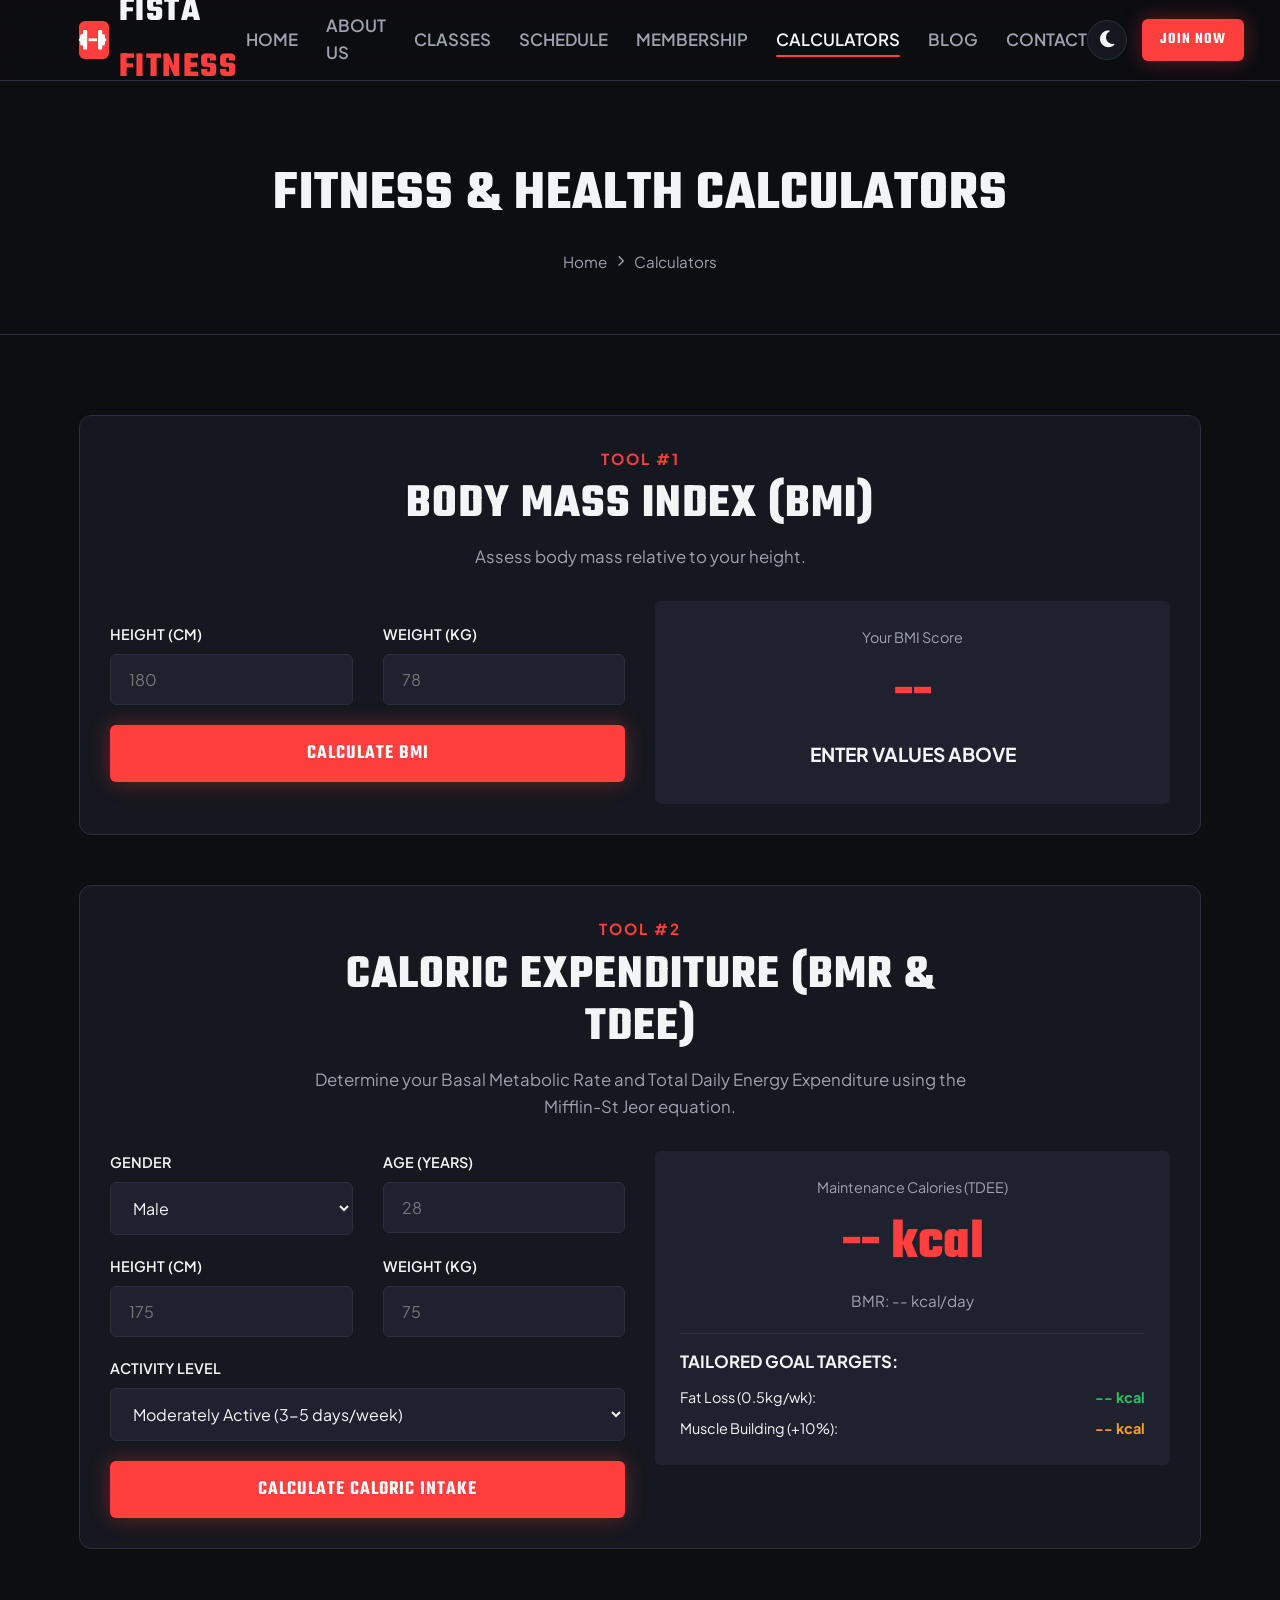
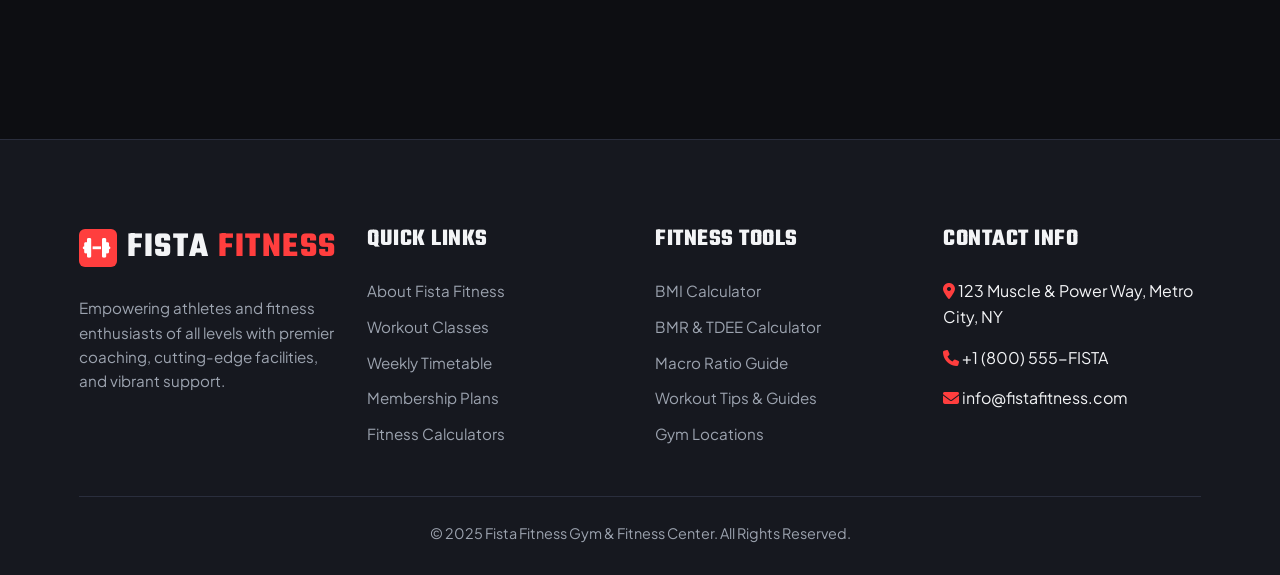
<file: calculators.html>
<!DOCTYPE html>
<html lang="en" data-theme="dark">
<head>
  <meta charset="UTF-8">
  <meta name="viewport" content="width=device-width, initial-scale=1.0">
  <title>Fitness & Health Calculators - Fista Fitness</title>
  <meta name="description" content="Free online fitness calculators by Fista Fitness: Body Mass Index (BMI), Basal Metabolic Rate (BMR), Daily Calorie Expenditure (TDEE), and Target Macro Ratios.">
  <meta name="keywords" content="fitness calculator, BMI calculator, BMR calculator, TDEE calculator, macro calculator, calorie intake, Fista Fitness tools">
  <link rel="canonical" href="https://fistafitness.com/calculators.html">

  <!-- Open Graph / Facebook -->
  <meta property="og:type" content="website">
  <meta property="og:url" content="https://fistafitness.com/calculators.html">
  <meta property="og:title" content="Interactive Fitness Calculators - Fista Fitness">
  <meta property="og:description" content="Calculate your BMI, daily calorie intake (TDEE), and optimal macro ratios for weight loss or muscle building.">
  <meta property="og:image" content="https://images.unsplash.com/photo-1534438327276-14e5300c3a48?auto=format&fit=crop&q=80&w=1200">

  <!-- Twitter -->
  <meta name="twitter:card" content="summary_large_image">
  <meta name="twitter:title" content="Fista Fitness Health Calculators">
  <meta name="twitter:description" content="Track your health metrics with our precision BMI, BMR, and Macro distribution tools.">
  <meta name="twitter:image" content="https://images.unsplash.com/photo-1534438327276-14e5300c3a48?auto=format&fit=crop&q=80&w=1200">

  <!-- Fonts & FontAwesome -->
  <link rel="preconnect" href="https://fonts.googleapis.com">
  <link rel="preconnect" href="https://fonts.gstatic.com" crossorigin>
  <link href="https://fonts.googleapis.com/css2?family=Plus+Jakarta+Sans:wght@400;500;600;700;800&family=Teko:wght@600;700;800&display=swap" rel="stylesheet">
  <link rel="stylesheet" href="https://cdnjs.cloudflare.com/ajax/libs/font-awesome/6.4.0/css/all.min.css">

  <link rel="stylesheet" href="css/style.css">

  <script type="application/ld+json">
  {
    "@context": "https://schema.org",
    "@type": "WebApplication",
    "name": "Fista Fitness Calculators",
    "applicationCategory": "HealthApplication",
    "operatingSystem": "All"
  }
  </script>
</head>
<body>

  <!-- Navigation Header -->
  <header class="header">
    <div class="container navbar">
      <a href="index.html" class="brand-logo" aria-label="Fista Fitness Home">
        <span class="brand-icon"><i class="fa-solid fa-dumbbell"></i></span>
        <span>FISTA <span class="accent">FITNESS</span></span>
      </a>

      <nav aria-label="Main Navigation">
        <ul class="nav-links">
          <li><a href="index.html" class="nav-link">Home</a></li>
          <li><a href="about.html" class="nav-link">About Us</a></li>
          <li><a href="classes.html" class="nav-link">Classes</a></li>
          <li><a href="schedule.html" class="nav-link">Schedule</a></li>
          <li><a href="pricing.html" class="nav-link">Membership</a></li>
          <li><a href="calculators.html" class="nav-link active">Calculators</a></li>
          <li><a href="blog.html" class="nav-link">Blog</a></li>
          <li><a href="contact.html" class="nav-link">Contact</a></li>
        </ul>
      </nav>

      <div class="nav-actions">
        <button class="theme-toggle" id="themeToggleBtn" aria-label="Toggle dark/light mode">
          <i class="fa-solid fa-moon"></i>
        </button>
        <a href="pricing.html" class="btn btn-primary btn-sm">Join Now</a>
        <button class="mobile-menu-btn" id="mobileMenuOpen" aria-label="Open mobile menu">
          <i class="fa-solid fa-bars"></i>
        </button>
      </div>
    </div>
  </header>

  <!-- Mobile Drawer -->
  <div class="drawer-overlay" id="drawerOverlay"></div>
  <aside class="mobile-drawer" id="mobileDrawer" aria-label="Mobile Navigation">
    <div class="drawer-header">
      <a href="index.html" class="brand-logo">
        <span class="brand-icon"><i class="fa-solid fa-dumbbell"></i></span>
        <span>FISTA <span class="accent">FITNESS</span></span>
      </a>
      <button class="drawer-close" id="mobileMenuClose" aria-label="Close mobile menu">
        <i class="fa-solid fa-xmark"></i>
      </button>
    </div>
    <ul class="drawer-links">
      <li><a href="index.html" class="drawer-link">Home</a></li>
      <li><a href="about.html" class="drawer-link">About Us</a></li>
      <li><a href="classes.html" class="drawer-link">Classes</a></li>
      <li><a href="schedule.html" class="drawer-link">Schedule</a></li>
      <li><a href="pricing.html" class="drawer-link">Membership</a></li>
      <li><a href="calculators.html" class="drawer-link active">Calculators</a></li>
      <li><a href="blog.html" class="drawer-link">Blog</a></li>
      <li><a href="contact.html" class="drawer-link">Contact</a></li>
    </ul>
  </aside>

  <!-- Page Banner -->
  <section class="page-banner">
    <div class="container">
      <h1 class="page-title">FITNESS & HEALTH CALCULATORS</h1>
      <div class="breadcrumb">
        <a href="index.html">Home</a> <i class="fa-solid fa-chevron-right" style="font-size: 0.7rem;"></i> <span>Calculators</span>
      </div>
    </div>
  </section>

  <!-- Calculators Section -->
  <section class="section">
    <div class="container">

      <!-- Calculator 1: Full BMI Calculator -->
      <div class="card" style="margin-bottom: 50px;">
        <div class="section-title-wrap" style="margin-bottom: 30px;">
          <span class="section-subtitle">Tool #1</span>
          <h2 class="section-title">BODY MASS INDEX (BMI)</h2>
          <p class="section-desc">Assess body mass relative to your height.</p>
        </div>

        <div class="grid grid-2" style="align-items: center;">
          <form id="fullBmiForm">
            <div class="grid grid-2">
              <div class="form-group">
                <label for="fullBmiHeight" class="form-label">Height (cm)</label>
                <input type="number" id="fullBmiHeight" class="form-control" placeholder="180" required min="100" max="250">
              </div>
              <div class="form-group">
                <label for="fullBmiWeight" class="form-label">Weight (kg)</label>
                <input type="number" id="fullBmiWeight" class="form-control" placeholder="78" required min="30" max="250">
              </div>
            </div>
            <button type="submit" class="btn btn-primary" style="width: 100%;">Calculate BMI</button>
          </form>

          <div id="fullBmiResult" style="padding: 25px; background: var(--bg-input); border-radius: var(--radius-sm); text-align: center;">
            <div style="color: var(--text-muted); font-size: 0.9rem;">Your BMI Score</div>
            <div id="fullBmiVal" style="font-family: var(--font-heading); font-size: 3.5rem; font-weight: 800; color: var(--primary);">--</div>
            <div id="fullBmiCategory" style="font-weight: 700; text-transform: uppercase; font-size: 1.2rem;">Enter values above</div>
            <p id="fullBmiAdvice" style="color: var(--text-muted); font-size: 0.9rem; margin-top: 10px;"></p>
          </div>
        </div>
      </div>

      <!-- Calculator 2: BMR & TDEE Caloric Intake Calculator -->
      <div class="card" style="margin-bottom: 50px;">
        <div class="section-title-wrap" style="margin-bottom: 30px;">
          <span class="section-subtitle">Tool #2</span>
          <h2 class="section-title">CALORIC EXPENDITURE (BMR & TDEE)</h2>
          <p class="section-desc">Determine your Basal Metabolic Rate and Total Daily Energy Expenditure using the Mifflin-St Jeor equation.</p>
        </div>

        <div class="grid grid-2" style="align-items: flex-start;">
          <form id="tdeeForm">
            <div class="grid grid-2">
              <div class="form-group">
                <label for="tdeeGender" class="form-label">Gender</label>
                <select id="tdeeGender" class="form-control">
                  <option value="male">Male</option>
                  <option value="female">Female</option>
                </select>
              </div>
              <div class="form-group">
                <label for="tdeeAge" class="form-label">Age (Years)</label>
                <input type="number" id="tdeeAge" class="form-control" placeholder="28" required min="14" max="100">
              </div>
            </div>

            <div class="grid grid-2">
              <div class="form-group">
                <label for="tdeeHeight" class="form-label">Height (cm)</label>
                <input type="number" id="tdeeHeight" class="form-control" placeholder="175" required min="100" max="250">
              </div>
              <div class="form-group">
                <label for="tdeeWeight" class="form-label">Weight (kg)</label>
                <input type="number" id="tdeeWeight" class="form-control" placeholder="75" required min="30" max="250">
              </div>
            </div>

            <div class="form-group">
              <label for="tdeeActivity" class="form-label">Activity Level</label>
              <select id="tdeeActivity" class="form-control">
                <option value="1.2">Sedentary (Little or no exercise)</option>
                <option value="1.375">Lightly Active (1-3 days/week)</option>
                <option value="1.55" selected>Moderately Active (3-5 days/week)</option>
                <option value="1.725">Very Active (6-7 days/week)</option>
                <option value="1.9">Extra Active (Hard physical job/training)</option>
              </select>
            </div>

            <button type="submit" class="btn btn-primary" style="width: 100%;">Calculate Caloric Intake</button>
          </form>

          <div id="tdeeResult" style="padding: 25px; background: var(--bg-input); border-radius: var(--radius-sm);">
            <div style="text-align: center; margin-bottom: 20px;">
              <div style="color: var(--text-muted); font-size: 0.9rem;">Maintenance Calories (TDEE)</div>
              <div id="tdeeVal" style="font-family: var(--font-heading); font-size: 3.5rem; font-weight: 800; color: var(--primary);">-- kcal</div>
              <div id="bmrVal" style="font-size: 0.95rem; color: var(--text-muted);">BMR: -- kcal/day</div>
            </div>

            <div style="border-top: 1px solid var(--border-color); padding-top: 15px;">
              <h4 style="font-size: 1.05rem; text-transform: uppercase; margin-bottom: 10px;">Tailored Goal Targets:</h4>
              <ul style="font-size: 0.9rem; display: flex; flex-direction: column; gap: 8px;">
                <li style="display: flex; justify-content: space-between;">
                  <span>Fat Loss (0.5kg/wk):</span>
                  <strong id="tdeeFatLoss" style="color: var(--secondary);">-- kcal</strong>
                </li>
                <li style="display: flex; justify-content: space-between;">
                  <span>Muscle Building (+10%):</span>
                  <strong id="tdeeGain" style="color: var(--accent);">-- kcal</strong>
                </li>
              </ul>
            </div>
          </div>
        </div>
      </div>

    </div>
  </section>

  <!-- Footer -->
  <footer class="footer">
    <div class="container">
      <div class="grid grid-4">
        <div>
          <a href="index.html" class="brand-logo footer-brand">
            <span class="brand-icon"><i class="fa-solid fa-dumbbell"></i></span>
            <span>FISTA <span class="accent">FITNESS</span></span>
          </a>
          <p class="footer-text">Empowering athletes and fitness enthusiasts of all levels with premier coaching, cutting-edge facilities, and vibrant support.</p>
        </div>

        <div>
          <h4 class="footer-title">Quick Links</h4>
          <ul class="footer-links">
            <li><a href="about.html">About Fista Fitness</a></li>
            <li><a href="classes.html">Workout Classes</a></li>
            <li><a href="schedule.html">Weekly Timetable</a></li>
            <li><a href="pricing.html">Membership Plans</a></li>
            <li><a href="calculators.html">Fitness Calculators</a></li>
          </ul>
        </div>

        <div>
          <h4 class="footer-title">Fitness Tools</h4>
          <ul class="footer-links">
            <li><a href="calculators.html">BMI Calculator</a></li>
            <li><a href="calculators.html">BMR & TDEE Calculator</a></li>
            <li><a href="calculators.html">Macro Ratio Guide</a></li>
            <li><a href="blog.html">Workout Tips & Guides</a></li>
            <li><a href="contact.html">Gym Locations</a></li>
          </ul>
        </div>

        <div>
          <h4 class="footer-title">Contact Info</h4>
          <ul class="footer-links" style="gap: 15px;">
            <li><i class="fa-solid fa-location-dot" style="color: var(--primary);"></i> 123 Muscle & Power Way, Metro City, NY</li>
            <li><i class="fa-solid fa-phone" style="color: var(--primary);"></i> +1 (800) 555-FISTA</li>
            <li><i class="fa-solid fa-envelope" style="color: var(--primary);"></i> info@fistafitness.com</li>
          </ul>
        </div>
      </div>

      <div class="footer-bottom">
        <p>&copy; 2025 Fista Fitness Gym & Fitness Center. All Rights Reserved.</p>
      </div>
    </div>
  </footer>

  <script src="js/main.js"></script>
  <script src="js/calculators.js"></script>
</body>
</html>
</file>
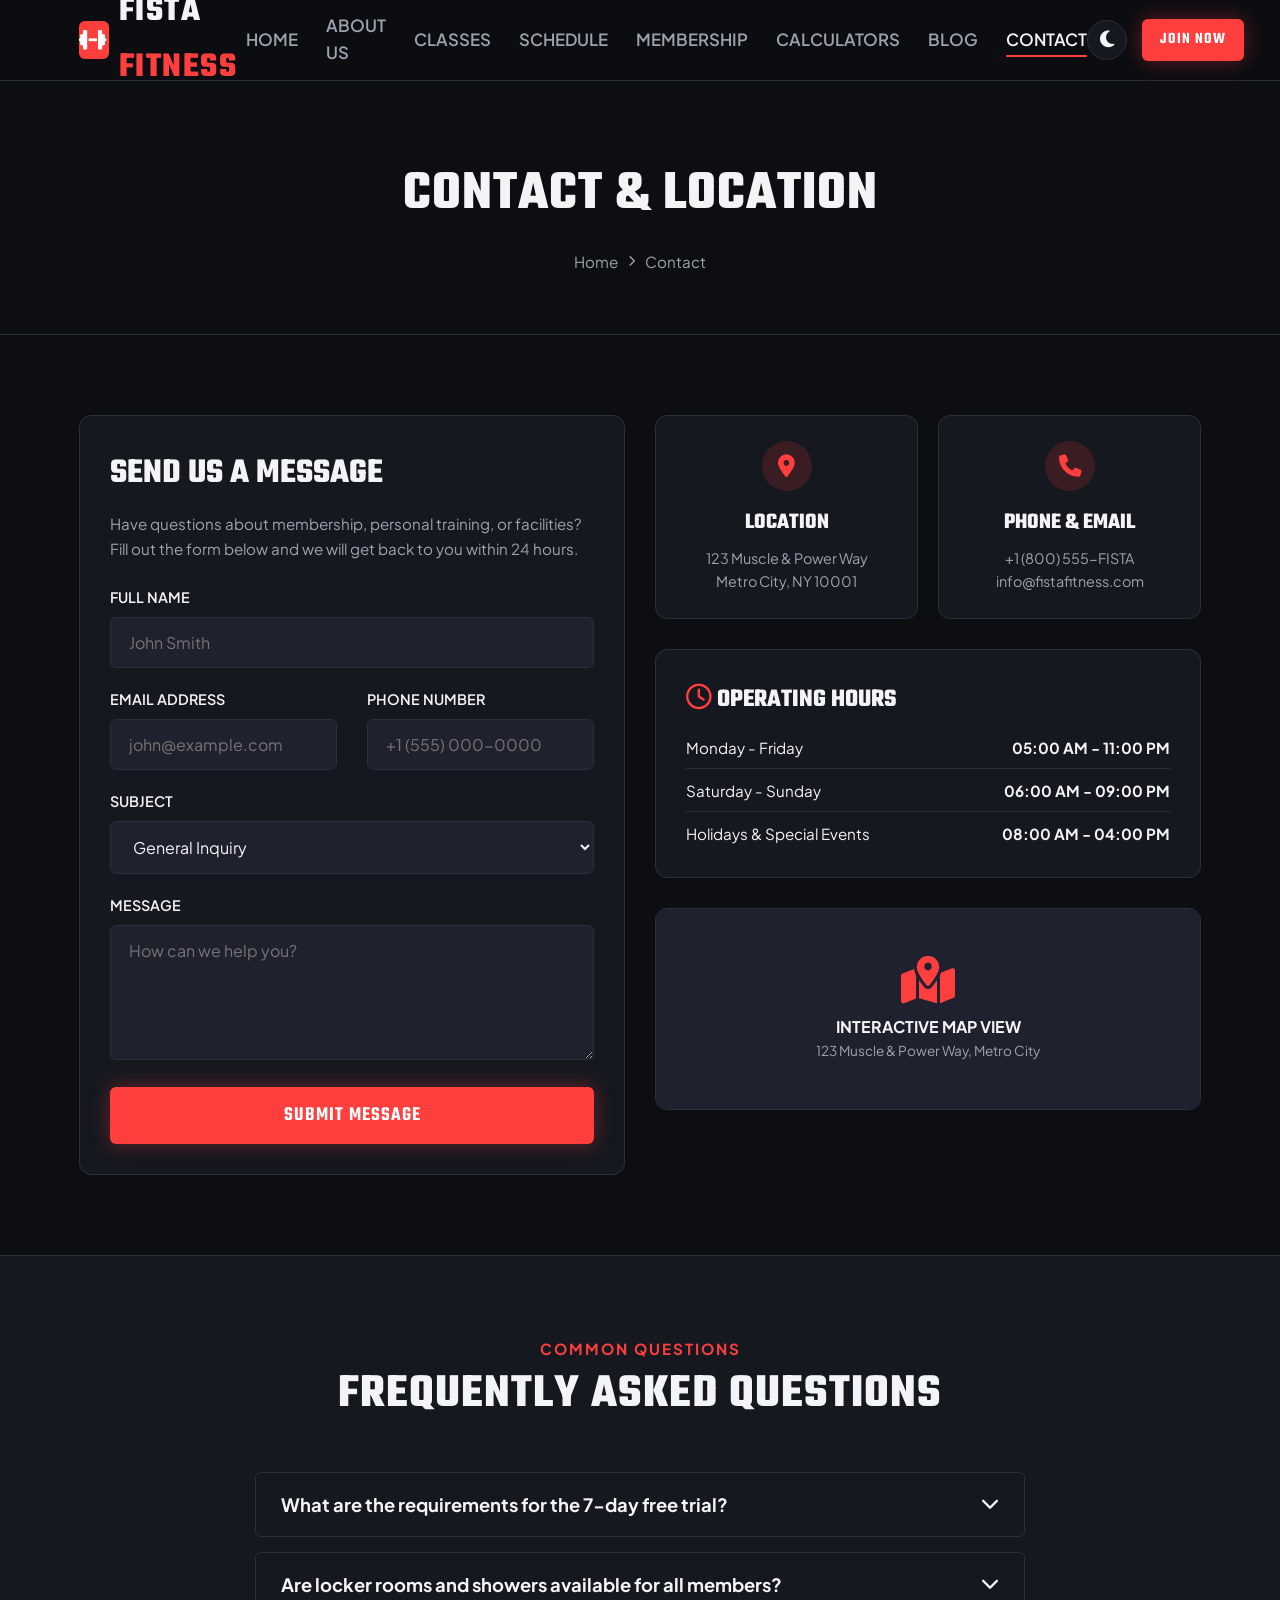
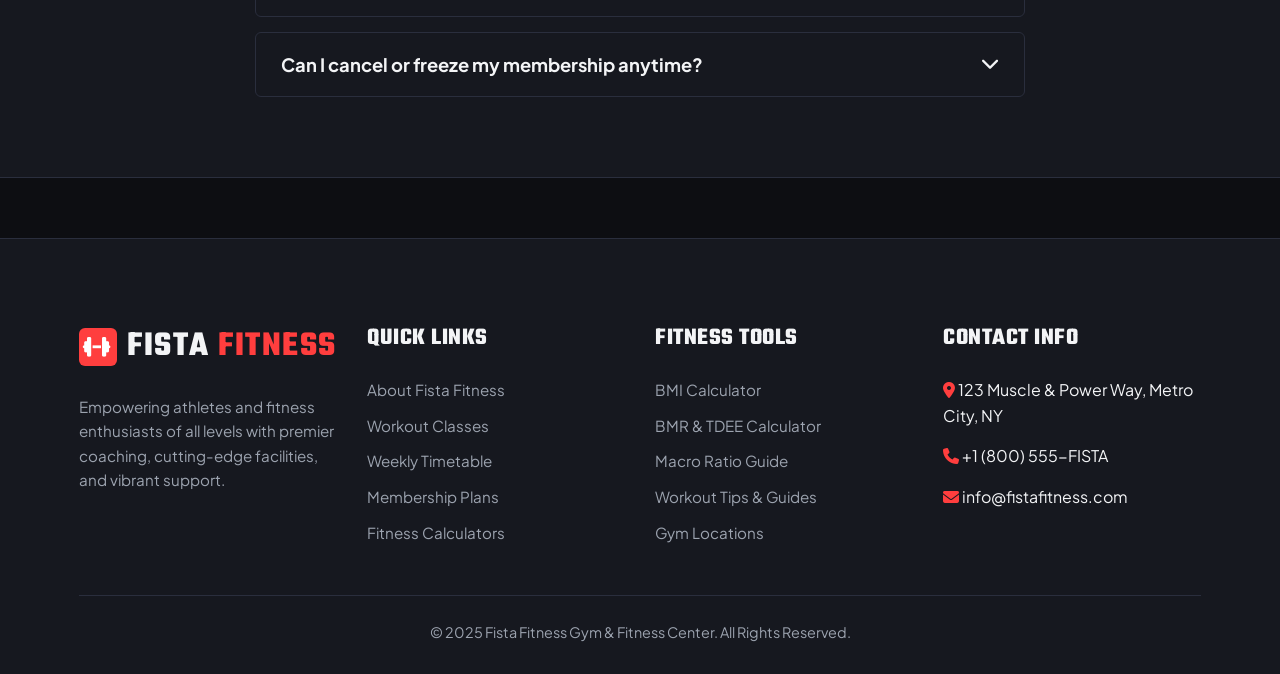
<file: contact.html>
<!DOCTYPE html>
<html lang="en" data-theme="dark">
<head>
  <meta charset="UTF-8">
  <meta name="viewport" content="width=device-width, initial-scale=1.0">
  <title>Contact Us & Gym Location - Fista Fitness</title>
  <meta name="description" content="Get in touch with Fista Fitness. Find our location address, contact phone number, operating hours, FAQ, or send us a message to book your gym tour.">
  <meta name="keywords" content="contact Fista Fitness, gym location, gym address, phone number, gym opening hours, free trial tour">
  <link rel="canonical" href="https://fistafitness.com/contact.html">

  <!-- Open Graph / Facebook -->
  <meta property="og:type" content="website">
  <meta property="og:url" content="https://fistafitness.com/contact.html">
  <meta property="og:title" content="Contact Fista Fitness Gym">
  <meta property="og:description" content="Reach out to our team, visit our state-of-the-art facility, or claim your free 7-day trial pass.">
  <meta property="og:image" content="https://images.unsplash.com/photo-1534438327276-14e5300c3a48?auto=format&fit=crop&q=80&w=1200">

  <!-- Twitter -->
  <meta name="twitter:card" content="summary_large_image">
  <meta name="twitter:title" content="Contact & Location - Fista Fitness">
  <meta name="twitter:description" content="Visit Fista Fitness today. Call +1-800-555-FISTA or send us a message.">
  <meta name="twitter:image" content="https://images.unsplash.com/photo-1534438327276-14e5300c3a48?auto=format&fit=crop&q=80&w=1200">

  <!-- Fonts & FontAwesome -->
  <link rel="preconnect" href="https://fonts.googleapis.com">
  <link rel="preconnect" href="https://fonts.gstatic.com" crossorigin>
  <link href="https://fonts.googleapis.com/css2?family=Plus+Jakarta+Sans:wght@400;500;600;700;800&family=Teko:wght@600;700;800&display=swap" rel="stylesheet">
  <link rel="stylesheet" href="https://cdnjs.cloudflare.com/ajax/libs/font-awesome/6.4.0/css/all.min.css">

  <link rel="stylesheet" href="css/style.css">

  <script type="application/ld+json">
  {
    "@context": "https://schema.org",
    "@type": "ContactPage",
    "mainEntity": {
      "@type": "HealthClub",
      "name": "Fista Fitness",
      "telephone": "+1-800-555-FISTA",
      "email": "info@fistafitness.com",
      "address": {
        "@type": "PostalAddress",
        "streetAddress": "123 Muscle & Power Way",
        "addressLocality": "Metro City",
        "addressRegion": "NY",
        "postalCode": "10001",
        "addressCountry": "US"
      }
    }
  }
  </script>
</head>
<body>

  <!-- Navigation Header -->
  <header class="header">
    <div class="container navbar">
      <a href="index.html" class="brand-logo" aria-label="Fista Fitness Home">
        <span class="brand-icon"><i class="fa-solid fa-dumbbell"></i></span>
        <span>FISTA <span class="accent">FITNESS</span></span>
      </a>

      <nav aria-label="Main Navigation">
        <ul class="nav-links">
          <li><a href="index.html" class="nav-link">Home</a></li>
          <li><a href="about.html" class="nav-link">About Us</a></li>
          <li><a href="classes.html" class="nav-link">Classes</a></li>
          <li><a href="schedule.html" class="nav-link">Schedule</a></li>
          <li><a href="pricing.html" class="nav-link">Membership</a></li>
          <li><a href="calculators.html" class="nav-link">Calculators</a></li>
          <li><a href="blog.html" class="nav-link">Blog</a></li>
          <li><a href="contact.html" class="nav-link active">Contact</a></li>
        </ul>
      </nav>

      <div class="nav-actions">
        <button class="theme-toggle" id="themeToggleBtn" aria-label="Toggle dark/light mode">
          <i class="fa-solid fa-moon"></i>
        </button>
        <a href="pricing.html" class="btn btn-primary btn-sm">Join Now</a>
        <button class="mobile-menu-btn" id="mobileMenuOpen" aria-label="Open mobile menu">
          <i class="fa-solid fa-bars"></i>
        </button>
      </div>
    </div>
  </header>

  <!-- Mobile Drawer -->
  <div class="drawer-overlay" id="drawerOverlay"></div>
  <aside class="mobile-drawer" id="mobileDrawer" aria-label="Mobile Navigation">
    <div class="drawer-header">
      <a href="index.html" class="brand-logo">
        <span class="brand-icon"><i class="fa-solid fa-dumbbell"></i></span>
        <span>FISTA <span class="accent">FITNESS</span></span>
      </a>
      <button class="drawer-close" id="mobileMenuClose" aria-label="Close mobile menu">
        <i class="fa-solid fa-xmark"></i>
      </button>
    </div>
    <ul class="drawer-links">
      <li><a href="index.html" class="drawer-link">Home</a></li>
      <li><a href="about.html" class="drawer-link">About Us</a></li>
      <li><a href="classes.html" class="drawer-link">Classes</a></li>
      <li><a href="schedule.html" class="drawer-link">Schedule</a></li>
      <li><a href="pricing.html" class="drawer-link">Membership</a></li>
      <li><a href="calculators.html" class="drawer-link">Calculators</a></li>
      <li><a href="blog.html" class="drawer-link">Blog</a></li>
      <li><a href="contact.html" class="drawer-link active">Contact</a></li>
    </ul>
  </aside>

  <!-- Page Banner -->
  <section class="page-banner">
    <div class="container">
      <h1 class="page-title">CONTACT & LOCATION</h1>
      <div class="breadcrumb">
        <a href="index.html">Home</a> <i class="fa-solid fa-chevron-right" style="font-size: 0.7rem;"></i> <span>Contact</span>
      </div>
    </div>
  </section>

  <!-- Contact Form & Info Grid -->
  <section class="section">
    <div class="container">
      <div class="grid grid-2" style="align-items: flex-start;">

        <!-- Contact Form Card -->
        <div class="card">
          <h2 style="font-family: var(--font-heading); font-size: 2.2rem; text-transform: uppercase; margin-bottom: 10px;">SEND US A MESSAGE</h2>
          <p style="color: var(--text-muted); font-size: 0.95rem; margin-bottom: 25px;">Have questions about membership, personal training, or facilities? Fill out the form below and we will get back to you within 24 hours.</p>

          <form id="contactForm">
            <div class="form-group">
              <label for="contactName" class="form-label">Full Name</label>
              <input type="text" id="contactName" class="form-control" placeholder="John Smith" required>
            </div>

            <div class="grid grid-2">
              <div class="form-group">
                <label for="contactEmail" class="form-label">Email Address</label>
                <input type="email" id="contactEmail" class="form-control" placeholder="john@example.com" required>
              </div>
              <div class="form-group">
                <label for="contactPhone" class="form-label">Phone Number</label>
                <input type="tel" id="contactPhone" class="form-control" placeholder="+1 (555) 000-0000" required>
              </div>
            </div>

            <div class="form-group">
              <label for="contactSubject" class="form-label">Subject</label>
              <select id="contactSubject" class="form-control">
                <option value="General Inquiry">General Inquiry</option>
                <option value="Membership Pass">Free Trial Pass</option>
                <option value="Personal Training">Personal Training</option>
                <option value="Feedback">Feedback</option>
              </select>
            </div>

            <div class="form-group">
              <label for="contactMessage" class="form-label">Message</label>
              <textarea id="contactMessage" class="form-control" rows="5" placeholder="How can we help you?" required></textarea>
            </div>

            <button type="submit" class="btn btn-primary" style="width: 100%;">Submit Message</button>
          </form>
        </div>

        <!-- Info Cards -->
        <div>
          <div class="grid grid-2" style="gap: 20px; margin-bottom: 30px;">
            <div class="card" style="text-align: center; padding: 25px;">
              <div style="width: 50px; height: 50px; background: rgba(255,62,62,0.15); border-radius: 50%; color: var(--primary); display: flex; align-items: center; justify-content: center; font-size: 1.4rem; margin: 0 auto 15px auto;">
                <i class="fa-solid fa-location-dot"></i>
              </div>
              <h3 style="font-family: var(--font-heading); font-size: 1.4rem; text-transform: uppercase;">Location</h3>
              <p style="font-size: 0.9rem; color: var(--text-muted); margin-top: 5px;">123 Muscle & Power Way<br>Metro City, NY 10001</p>
            </div>

            <div class="card" style="text-align: center; padding: 25px;">
              <div style="width: 50px; height: 50px; background: rgba(255,62,62,0.15); border-radius: 50%; color: var(--primary); display: flex; align-items: center; justify-content: center; font-size: 1.4rem; margin: 0 auto 15px auto;">
                <i class="fa-solid fa-phone"></i>
              </div>
              <h3 style="font-family: var(--font-heading); font-size: 1.4rem; text-transform: uppercase;">Phone & Email</h3>
              <p style="font-size: 0.9rem; color: var(--text-muted); margin-top: 5px;">+1 (800) 555-FISTA<br>info@fistafitness.com</p>
            </div>
          </div>

          <!-- Operating Hours Box -->
          <div class="card" style="margin-bottom: 30px;">
            <h3 style="font-family: var(--font-heading); font-size: 1.6rem; text-transform: uppercase; margin-bottom: 15px;"><i class="fa-regular fa-clock" style="color: var(--primary);"></i> Operating Hours</h3>
            <ul style="display: flex; flex-direction: column; gap: 10px; font-size: 0.95rem;">
              <li style="display: flex; justify-content: space-between; border-bottom: 1px solid var(--border-color); padding-bottom: 8px;">
                <span>Monday - Friday</span>
                <strong>05:00 AM - 11:00 PM</strong>
              </li>
              <li style="display: flex; justify-content: space-between; border-bottom: 1px solid var(--border-color); padding-bottom: 8px;">
                <span>Saturday - Sunday</span>
                <strong>06:00 AM - 09:00 PM</strong>
              </li>
              <li style="display: flex; justify-content: space-between;">
                <span>Holidays & Special Events</span>
                <strong>08:00 AM - 04:00 PM</strong>
              </li>
            </ul>
          </div>

          <!-- Map Placeholder Visual -->
          <div class="card" style="padding: 0; overflow: hidden;">
            <div style="background: var(--bg-input); height: 200px; display: flex; flex-direction: column; align-items: center; justify-content: center; border-radius: var(--radius-md);">
              <i class="fa-solid fa-map-location-dot" style="font-size: 3rem; color: var(--primary); margin-bottom: 10px;"></i>
              <span style="font-weight: 700; text-transform: uppercase;">Interactive Map View</span>
              <span style="font-size: 0.85rem; color: var(--text-muted);">123 Muscle & Power Way, Metro City</span>
            </div>
          </div>

        </div>

      </div>
    </div>
  </section>

  <!-- FAQ Section -->
  <section class="section" style="background: var(--bg-card); border-top: 1px solid var(--border-color); border-bottom: 1px solid var(--border-color);">
    <div class="container" style="max-width: 800px;">
      <div class="section-title-wrap">
        <span class="section-subtitle">Common Questions</span>
        <h2 class="section-title">FREQUENTLY ASKED QUESTIONS</h2>
      </div>

      <div class="accordion" id="faqAccordion">
        <div class="accordion-item">
          <button class="accordion-header">
            <span>What are the requirements for the 7-day free trial?</span>
            <i class="fa-solid fa-chevron-down accordion-icon"></i>
          </button>
          <div class="accordion-body">
            <p>You must be a first-time visitor aged 18 or above with a valid local photo ID. Simply sign up online or visit our reception desk to activate your pass.</p>
          </div>
        </div>

        <div class="accordion-item">
          <button class="accordion-header">
            <span>Are locker rooms and showers available for all members?</span>
            <i class="fa-solid fa-chevron-down accordion-icon"></i>
          </button>
          <div class="accordion-body">
            <p>Yes, all membership tiers (including Day Pass holders) have full access to our spacious locker rooms, hot showers, and hair dryers.</p>
          </div>
        </div>

        <div class="accordion-item">
          <button class="accordion-header">
            <span>Can I cancel or freeze my membership anytime?</span>
            <i class="fa-solid fa-chevron-down accordion-icon"></i>
          </button>
          <div class="accordion-body">
            <p>Absolutely! We operate with zero long-term lockout contracts on our monthly plans. You can pause or cancel your membership with 7 days' notice prior to your next billing date.</p>
          </div>
        </div>
      </div>
    </div>
  </section>

  <!-- Footer -->
  <footer class="footer">
    <div class="container">
      <div class="grid grid-4">
        <div>
          <a href="index.html" class="brand-logo footer-brand">
            <span class="brand-icon"><i class="fa-solid fa-dumbbell"></i></span>
            <span>FISTA <span class="accent">FITNESS</span></span>
          </a>
          <p class="footer-text">Empowering athletes and fitness enthusiasts of all levels with premier coaching, cutting-edge facilities, and vibrant support.</p>
        </div>

        <div>
          <h4 class="footer-title">Quick Links</h4>
          <ul class="footer-links">
            <li><a href="about.html">About Fista Fitness</a></li>
            <li><a href="classes.html">Workout Classes</a></li>
            <li><a href="schedule.html">Weekly Timetable</a></li>
            <li><a href="pricing.html">Membership Plans</a></li>
            <li><a href="calculators.html">Fitness Calculators</a></li>
          </ul>
        </div>

        <div>
          <h4 class="footer-title">Fitness Tools</h4>
          <ul class="footer-links">
            <li><a href="calculators.html">BMI Calculator</a></li>
            <li><a href="calculators.html">BMR & TDEE Calculator</a></li>
            <li><a href="calculators.html">Macro Ratio Guide</a></li>
            <li><a href="blog.html">Workout Tips & Guides</a></li>
            <li><a href="contact.html">Gym Locations</a></li>
          </ul>
        </div>

        <div>
          <h4 class="footer-title">Contact Info</h4>
          <ul class="footer-links" style="gap: 15px;">
            <li><i class="fa-solid fa-location-dot" style="color: var(--primary);"></i> 123 Muscle & Power Way, Metro City, NY</li>
            <li><i class="fa-solid fa-phone" style="color: var(--primary);"></i> +1 (800) 555-FISTA</li>
            <li><i class="fa-solid fa-envelope" style="color: var(--primary);"></i> info@fistafitness.com</li>
          </ul>
        </div>
      </div>

      <div class="footer-bottom">
        <p>&copy; 2025 Fista Fitness Gym & Fitness Center. All Rights Reserved.</p>
      </div>
    </div>
  </footer>

  <div class="toast-container" id="toastContainer"></div>

  <script src="js/main.js"></script>
</body>
</html>
</file>
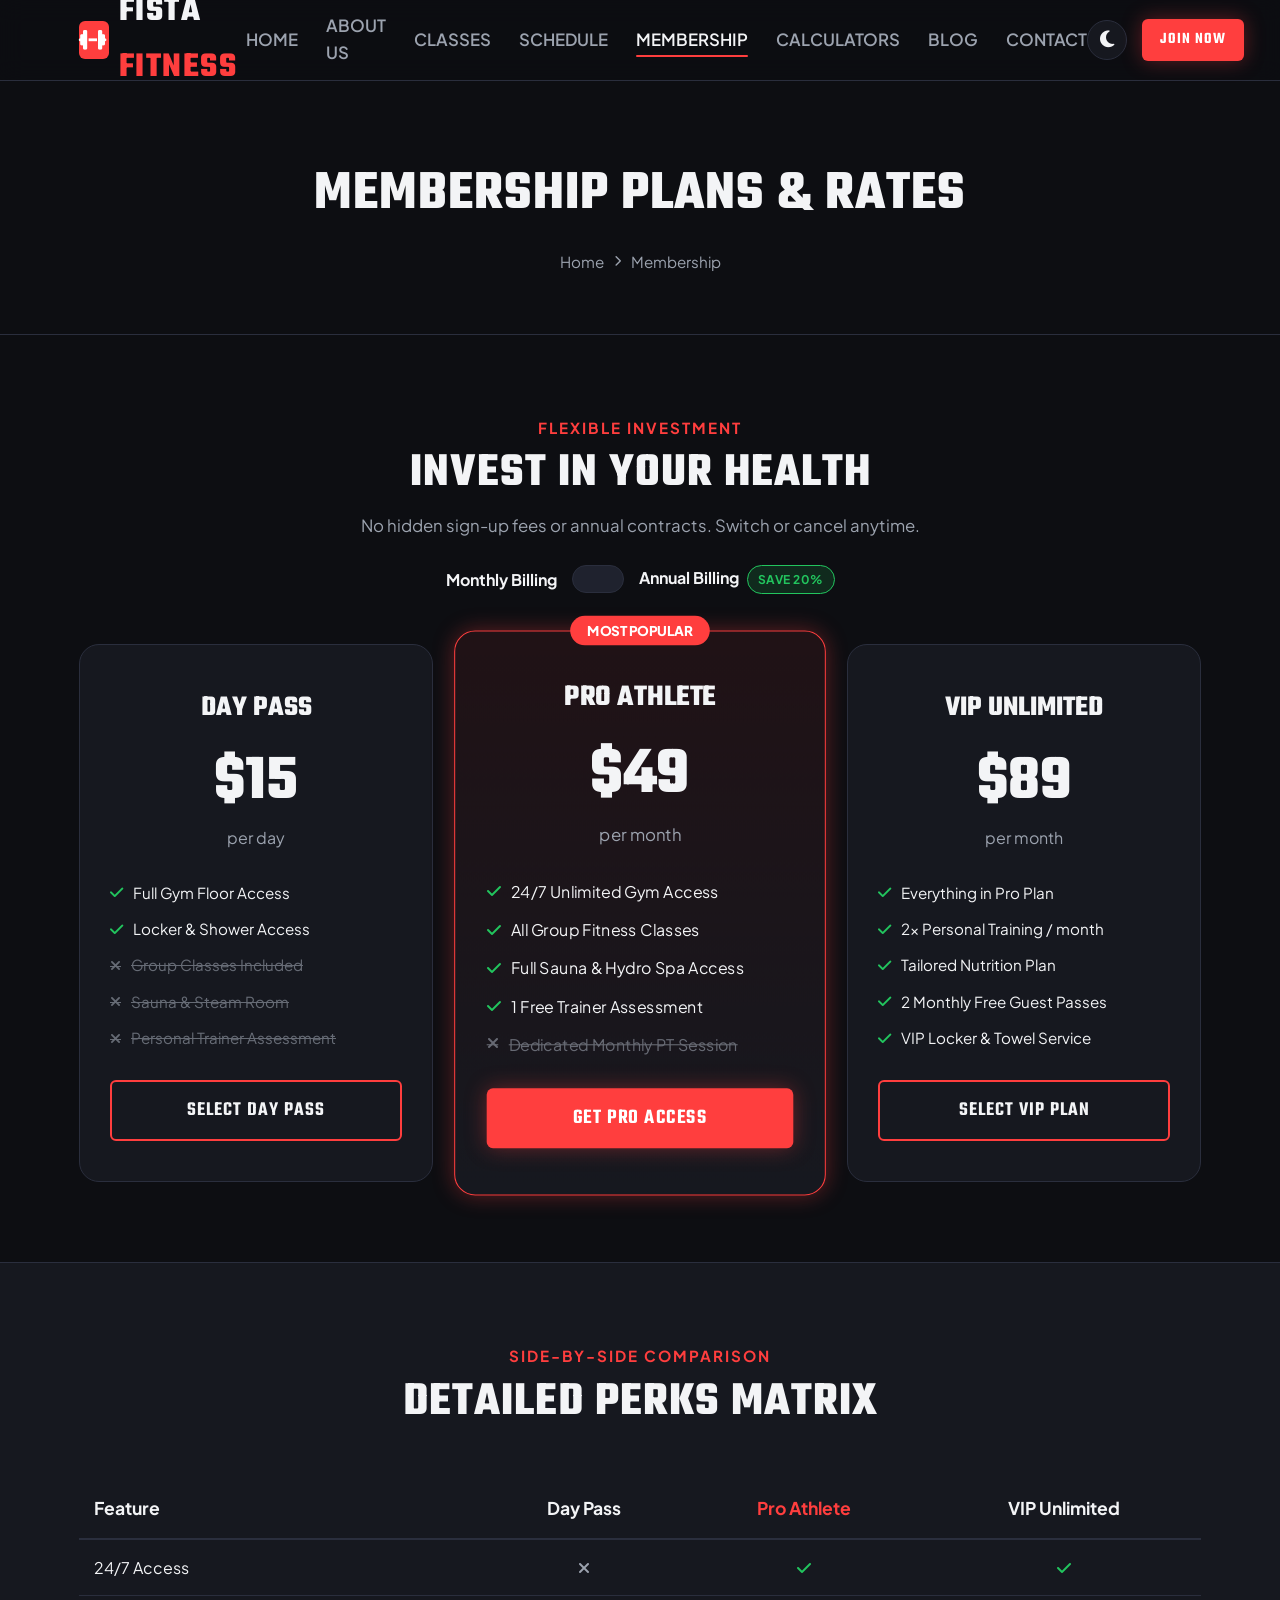
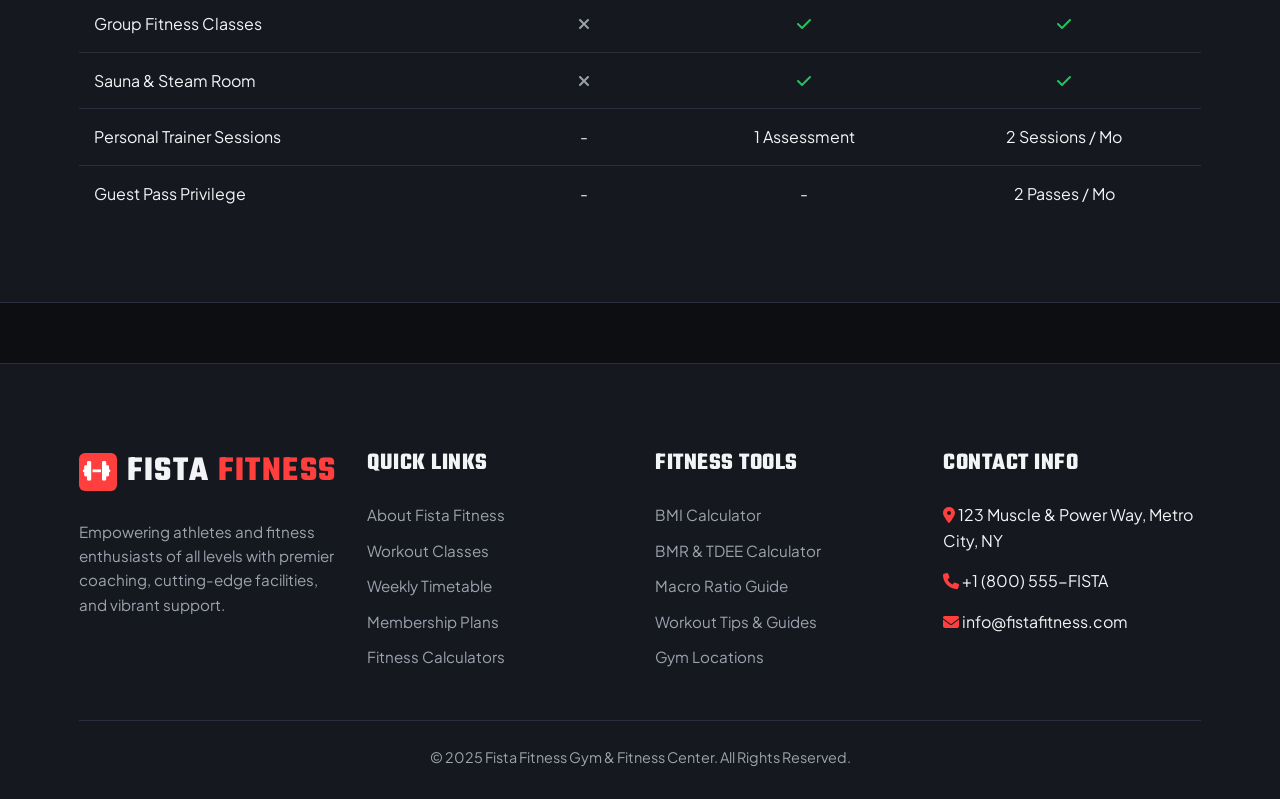
<file: pricing.html>
<!DOCTYPE html>
<html lang="en" data-theme="dark">
<head>
  <meta charset="UTF-8">
  <meta name="viewport" content="width=device-width, initial-scale=1.0">
  <title>Membership Plans & Pricing - Fista Fitness</title>
  <meta name="description" content="Transparent, flexible gym membership plans at Fista Fitness. Choose Day Pass, Pro Athlete, or VIP Unlimited. Toggle monthly vs annual billing with 20% savings!">
  <meta name="keywords" content="gym membership pricing, gym pass cost, fitness membership, workout gym prices, Fista Fitness membership">
  <link rel="canonical" href="https://fistafitness.com/pricing.html">

  <!-- Open Graph / Facebook -->
  <meta property="og:type" content="website">
  <meta property="og:url" content="https://fistafitness.com/pricing.html">
  <meta property="og:title" content="Membership Plans & Rates - Fista Fitness">
  <meta property="og:description" content="Join Fista Fitness today. Flexible memberships with no lock-in contracts, 24/7 access, and group classes included.">
  <meta property="og:image" content="https://images.unsplash.com/photo-1540497077202-7c8a3999166f?auto=format&fit=crop&q=80&w=1200">

  <!-- Twitter -->
  <meta name="twitter:card" content="summary_large_image">
  <meta name="twitter:title" content="Fista Fitness Pricing & Membership Packages">
  <meta name="twitter:description" content="Explore affordable gym tiers with premium perks. Claim your 7-day trial pass!">
  <meta name="twitter:image" content="https://images.unsplash.com/photo-1540497077202-7c8a3999166f?auto=format&fit=crop&q=80&w=1200">

  <!-- Fonts & FontAwesome -->
  <link rel="preconnect" href="https://fonts.googleapis.com">
  <link rel="preconnect" href="https://fonts.gstatic.com" crossorigin>
  <link href="https://fonts.googleapis.com/css2?family=Plus+Jakarta+Sans:wght@400;500;600;700;800&family=Teko:wght@600;700;800&display=swap" rel="stylesheet">
  <link rel="stylesheet" href="https://cdnjs.cloudflare.com/ajax/libs/font-awesome/6.4.0/css/all.min.css">

  <link rel="stylesheet" href="css/style.css">

  <script type="application/ld+json">
  {
    "@context": "https://schema.org",
    "@type": "Product",
    "name": "Fista Fitness Pro Membership",
    "description": "Unlimited 24/7 gym access and group fitness classes.",
    "offers": {
      "@type": "Offer",
      "price": "49.00",
      "priceCurrency": "USD"
    }
  }
  </script>
</head>
<body>

  <!-- Navigation Header -->
  <header class="header">
    <div class="container navbar">
      <a href="index.html" class="brand-logo" aria-label="Fista Fitness Home">
        <span class="brand-icon"><i class="fa-solid fa-dumbbell"></i></span>
        <span>FISTA <span class="accent">FITNESS</span></span>
      </a>

      <nav aria-label="Main Navigation">
        <ul class="nav-links">
          <li><a href="index.html" class="nav-link">Home</a></li>
          <li><a href="about.html" class="nav-link">About Us</a></li>
          <li><a href="classes.html" class="nav-link">Classes</a></li>
          <li><a href="schedule.html" class="nav-link">Schedule</a></li>
          <li><a href="pricing.html" class="nav-link active">Membership</a></li>
          <li><a href="calculators.html" class="nav-link">Calculators</a></li>
          <li><a href="blog.html" class="nav-link">Blog</a></li>
          <li><a href="contact.html" class="nav-link">Contact</a></li>
        </ul>
      </nav>

      <div class="nav-actions">
        <button class="theme-toggle" id="themeToggleBtn" aria-label="Toggle dark/light mode">
          <i class="fa-solid fa-moon"></i>
        </button>
        <a href="pricing.html" class="btn btn-primary btn-sm">Join Now</a>
        <button class="mobile-menu-btn" id="mobileMenuOpen" aria-label="Open mobile menu">
          <i class="fa-solid fa-bars"></i>
        </button>
      </div>
    </div>
  </header>

  <!-- Mobile Drawer -->
  <div class="drawer-overlay" id="drawerOverlay"></div>
  <aside class="mobile-drawer" id="mobileDrawer" aria-label="Mobile Navigation">
    <div class="drawer-header">
      <a href="index.html" class="brand-logo">
        <span class="brand-icon"><i class="fa-solid fa-dumbbell"></i></span>
        <span>FISTA <span class="accent">FITNESS</span></span>
      </a>
      <button class="drawer-close" id="mobileMenuClose" aria-label="Close mobile menu">
        <i class="fa-solid fa-xmark"></i>
      </button>
    </div>
    <ul class="drawer-links">
      <li><a href="index.html" class="drawer-link">Home</a></li>
      <li><a href="about.html" class="drawer-link">About Us</a></li>
      <li><a href="classes.html" class="drawer-link">Classes</a></li>
      <li><a href="schedule.html" class="drawer-link">Schedule</a></li>
      <li><a href="pricing.html" class="drawer-link active">Membership</a></li>
      <li><a href="calculators.html" class="drawer-link">Calculators</a></li>
      <li><a href="blog.html" class="drawer-link">Blog</a></li>
      <li><a href="contact.html" class="drawer-link">Contact</a></li>
    </ul>
  </aside>

  <!-- Page Banner -->
  <section class="page-banner">
    <div class="container">
      <h1 class="page-title">MEMBERSHIP PLANS & RATES</h1>
      <div class="breadcrumb">
        <a href="index.html">Home</a> <i class="fa-solid fa-chevron-right" style="font-size: 0.7rem;"></i> <span>Membership</span>
      </div>
    </div>
  </section>

  <!-- Pricing Cards Section -->
  <section class="section">
    <div class="container">
      <div class="section-title-wrap">
        <span class="section-subtitle">Flexible Investment</span>
        <h2 class="section-title">INVEST IN YOUR HEALTH</h2>
        <p class="section-desc">No hidden sign-up fees or annual contracts. Switch or cancel anytime.</p>

        <!-- Monthly / Annual Toggle Switch -->
        <div style="display: flex; align-items: center; justify-content: center; gap: 15px; margin-top: 25px;">
          <span style="font-weight: 700;">Monthly Billing</span>
          <label style="position: relative; display: inline-block; width: 52px; height: 28px;">
            <input type="checkbox" id="pricingToggle" style="opacity: 0; width: 0; height: 0;">
            <span style="position: absolute; cursor: pointer; inset: 0; background-color: var(--bg-input); border: 1px solid var(--border-color); border-radius: 34px; transition: 0.4s;" id="toggleSlider"></span>
          </label>
          <span style="font-weight: 700;">Annual Billing <span class="badge badge-secondary" style="margin-left: 5px;">Save 20%</span></span>
        </div>
      </div>

      <div class="grid grid-3">
        <!-- Day Pass -->
        <div class="pricing-card">
          <h3 style="font-family: var(--font-heading); font-size: 1.8rem;">DAY PASS</h3>
          <div class="price-amount" id="priceDay">$15</div>
          <div class="price-period">per day</div>
          <ul class="pricing-features">
            <li><i class="fa-solid fa-check" style="color: var(--secondary);"></i> Full Gym Floor Access</li>
            <li><i class="fa-solid fa-check" style="color: var(--secondary);"></i> Locker & Shower Access</li>
            <li class="disabled"><i class="fa-solid fa-xmark"></i> Group Classes Included</li>
            <li class="disabled"><i class="fa-solid fa-xmark"></i> Sauna & Steam Room</li>
            <li class="disabled"><i class="fa-solid fa-xmark"></i> Personal Trainer Assessment</li>
          </ul>
          <button class="btn btn-outline signup-plan-btn" data-plan="Day Pass" style="width: 100%;">Select Day Pass</button>
        </div>

        <!-- Pro Membership -->
        <div class="pricing-card featured">
          <div class="popular-tag">MOST POPULAR</div>
          <h3 style="font-family: var(--font-heading); font-size: 1.8rem;">PRO ATHLETE</h3>
          <div class="price-amount" id="pricePro">$49</div>
          <div class="price-period" id="periodPro">per month</div>
          <ul class="pricing-features">
            <li><i class="fa-solid fa-check" style="color: var(--secondary);"></i> 24/7 Unlimited Gym Access</li>
            <li><i class="fa-solid fa-check" style="color: var(--secondary);"></i> All Group Fitness Classes</li>
            <li><i class="fa-solid fa-check" style="color: var(--secondary);"></i> Full Sauna & Hydro Spa Access</li>
            <li><i class="fa-solid fa-check" style="color: var(--secondary);"></i> 1 Free Trainer Assessment</li>
            <li class="disabled"><i class="fa-solid fa-xmark"></i> Dedicated Monthly PT Session</li>
          </ul>
          <button class="btn btn-primary signup-plan-btn" data-plan="Pro Athlete" style="width: 100%;">Get Pro Access</button>
        </div>

        <!-- VIP Unlimited -->
        <div class="pricing-card">
          <h3 style="font-family: var(--font-heading); font-size: 1.8rem;">VIP UNLIMITED</h3>
          <div class="price-amount" id="priceVip">$89</div>
          <div class="price-period" id="periodVip">per month</div>
          <ul class="pricing-features">
            <li><i class="fa-solid fa-check" style="color: var(--secondary);"></i> Everything in Pro Plan</li>
            <li><i class="fa-solid fa-check" style="color: var(--secondary);"></i> 2x Personal Training / month</li>
            <li><i class="fa-solid fa-check" style="color: var(--secondary);"></i> Tailored Nutrition Plan</li>
            <li><i class="fa-solid fa-check" style="color: var(--secondary);"></i> 2 Monthly Free Guest Passes</li>
            <li><i class="fa-solid fa-check" style="color: var(--secondary);"></i> VIP Locker & Towel Service</li>
          </ul>
          <button class="btn btn-outline signup-plan-btn" data-plan="VIP Unlimited" style="width: 100%;">Select VIP Plan</button>
        </div>
      </div>
    </div>
  </section>

  <!-- Feature Comparison Table -->
  <section class="section" style="background: var(--bg-card); border-top: 1px solid var(--border-color); border-bottom: 1px solid var(--border-color);">
    <div class="container">
      <div class="section-title-wrap">
        <span class="section-subtitle">Side-By-Side Comparison</span>
        <h2 class="section-title">DETAILED PERKS MATRIX</h2>
      </div>

      <div style="overflow-x: auto;">
        <table style="width: 100%; border-collapse: collapse; text-align: left;">
          <thead>
            <tr style="border-bottom: 2px solid var(--border-color);">
              <th style="padding: 15px; font-size: 1.1rem;">Feature</th>
              <th style="padding: 15px; text-align: center; font-size: 1.1rem;">Day Pass</th>
              <th style="padding: 15px; text-align: center; font-size: 1.1rem; color: var(--primary);">Pro Athlete</th>
              <th style="padding: 15px; text-align: center; font-size: 1.1rem;">VIP Unlimited</th>
            </tr>
          </thead>
          <tbody>
            <tr style="border-bottom: 1px solid var(--border-color);">
              <td style="padding: 15px;">24/7 Access</td>
              <td style="padding: 15px; text-align: center;"><i class="fa-solid fa-xmark" style="color: var(--text-muted);"></i></td>
              <td style="padding: 15px; text-align: center;"><i class="fa-solid fa-check" style="color: var(--secondary);"></i></td>
              <td style="padding: 15px; text-align: center;"><i class="fa-solid fa-check" style="color: var(--secondary);"></i></td>
            </tr>
            <tr style="border-bottom: 1px solid var(--border-color);">
              <td style="padding: 15px;">Group Fitness Classes</td>
              <td style="padding: 15px; text-align: center;"><i class="fa-solid fa-xmark" style="color: var(--text-muted);"></i></td>
              <td style="padding: 15px; text-align: center;"><i class="fa-solid fa-check" style="color: var(--secondary);"></i></td>
              <td style="padding: 15px; text-align: center;"><i class="fa-solid fa-check" style="color: var(--secondary);"></i></td>
            </tr>
            <tr style="border-bottom: 1px solid var(--border-color);">
              <td style="padding: 15px;">Sauna & Steam Room</td>
              <td style="padding: 15px; text-align: center;"><i class="fa-solid fa-xmark" style="color: var(--text-muted);"></i></td>
              <td style="padding: 15px; text-align: center;"><i class="fa-solid fa-check" style="color: var(--secondary);"></i></td>
              <td style="padding: 15px; text-align: center;"><i class="fa-solid fa-check" style="color: var(--secondary);"></i></td>
            </tr>
            <tr style="border-bottom: 1px solid var(--border-color);">
              <td style="padding: 15px;">Personal Trainer Sessions</td>
              <td style="padding: 15px; text-align: center;">-</td>
              <td style="padding: 15px; text-align: center;">1 Assessment</td>
              <td style="padding: 15px; text-align: center;">2 Sessions / Mo</td>
            </tr>
            <tr>
              <td style="padding: 15px;">Guest Pass Privilege</td>
              <td style="padding: 15px; text-align: center;">-</td>
              <td style="padding: 15px; text-align: center;">-</td>
              <td style="padding: 15px; text-align: center;">2 Passes / Mo</td>
            </tr>
          </tbody>
        </table>
      </div>
    </div>
  </section>

  <!-- Signup Modal -->
  <div class="modal" id="signupModal" aria-hidden="true">
    <div class="modal-content">
      <button class="modal-close" id="modalCloseBtn" aria-label="Close modal"><i class="fa-solid fa-xmark"></i></button>
      <h3 style="font-family: var(--font-heading); font-size: 2.2rem; text-transform: uppercase; margin-bottom: 10px;">MEMBERSHIP SIGNUP</h3>
      <p style="color: var(--text-muted); font-size: 0.95rem; margin-bottom: 20px;" id="selectedPlanTitle">Plan Selected: Pro Athlete</p>

      <form id="signupForm">
        <div class="form-group">
          <label for="signupName" class="form-label">Full Name</label>
          <input type="text" id="signupName" class="form-control" placeholder="Alex Morgan" required>
        </div>
        <div class="form-group">
          <label for="signupEmail" class="form-label">Email Address</label>
          <input type="email" id="signupEmail" class="form-control" placeholder="alex@example.com" required>
        </div>
        <div class="form-group">
          <label for="signupPhone" class="form-label">Phone Number</label>
          <input type="tel" id="signupPhone" class="form-control" placeholder="+1 (555) 000-0000" required>
        </div>
        <button type="submit" class="btn btn-primary" style="width: 100%;">Complete Registration</button>
      </form>
    </div>
  </div>

  <!-- Footer -->
  <footer class="footer">
    <div class="container">
      <div class="grid grid-4">
        <div>
          <a href="index.html" class="brand-logo footer-brand">
            <span class="brand-icon"><i class="fa-solid fa-dumbbell"></i></span>
            <span>FISTA <span class="accent">FITNESS</span></span>
          </a>
          <p class="footer-text">Empowering athletes and fitness enthusiasts of all levels with premier coaching, cutting-edge facilities, and vibrant support.</p>
        </div>

        <div>
          <h4 class="footer-title">Quick Links</h4>
          <ul class="footer-links">
            <li><a href="about.html">About Fista Fitness</a></li>
            <li><a href="classes.html">Workout Classes</a></li>
            <li><a href="schedule.html">Weekly Timetable</a></li>
            <li><a href="pricing.html">Membership Plans</a></li>
            <li><a href="calculators.html">Fitness Calculators</a></li>
          </ul>
        </div>

        <div>
          <h4 class="footer-title">Fitness Tools</h4>
          <ul class="footer-links">
            <li><a href="calculators.html">BMI Calculator</a></li>
            <li><a href="calculators.html">BMR & TDEE Calculator</a></li>
            <li><a href="calculators.html">Macro Ratio Guide</a></li>
            <li><a href="blog.html">Workout Tips & Guides</a></li>
            <li><a href="contact.html">Gym Locations</a></li>
          </ul>
        </div>

        <div>
          <h4 class="footer-title">Contact Info</h4>
          <ul class="footer-links" style="gap: 15px;">
            <li><i class="fa-solid fa-location-dot" style="color: var(--primary);"></i> 123 Muscle & Power Way, Metro City, NY</li>
            <li><i class="fa-solid fa-phone" style="color: var(--primary);"></i> +1 (800) 555-FISTA</li>
            <li><i class="fa-solid fa-envelope" style="color: var(--primary);"></i> info@fistafitness.com</li>
          </ul>
        </div>
      </div>

      <div class="footer-bottom">
        <p>&copy; 2025 Fista Fitness Gym & Fitness Center. All Rights Reserved.</p>
      </div>
    </div>
  </footer>

  <div class="toast-container" id="toastContainer"></div>

  <script src="js/main.js"></script>
</body>
</html>
</file>
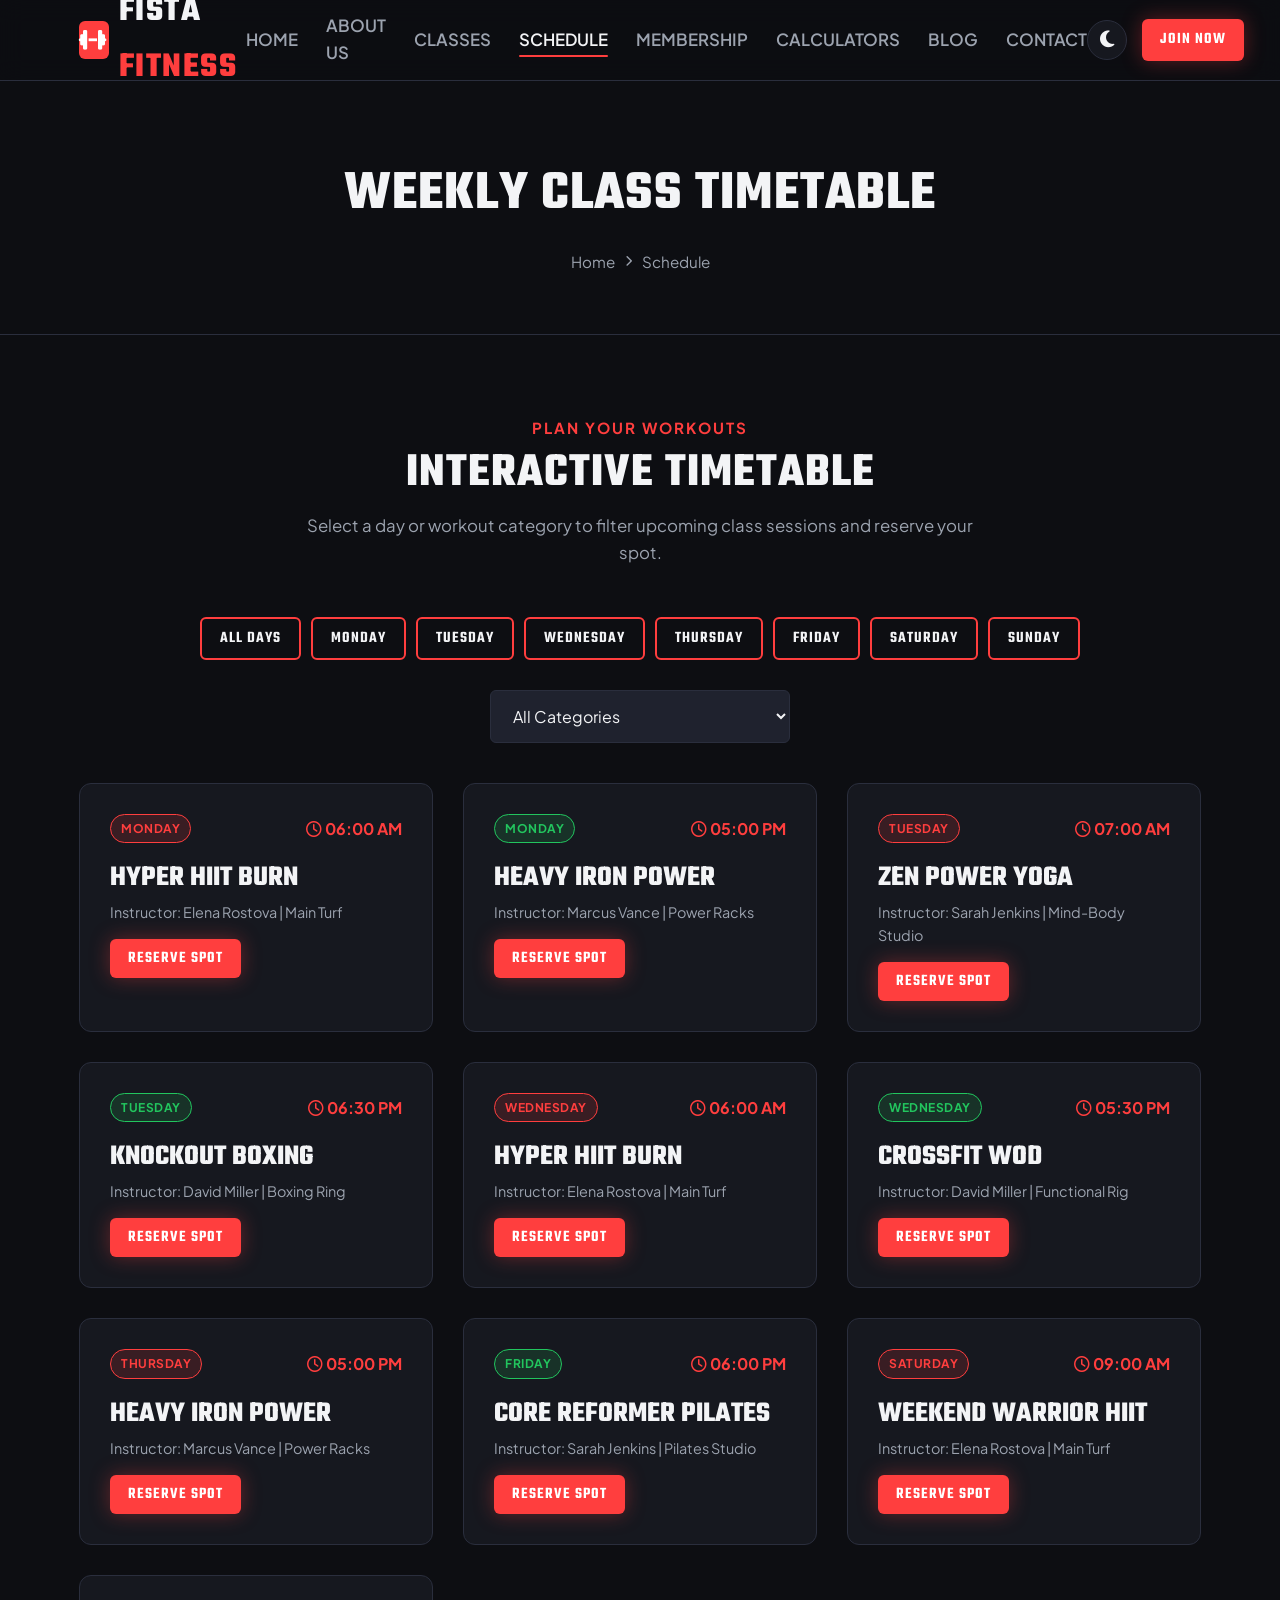
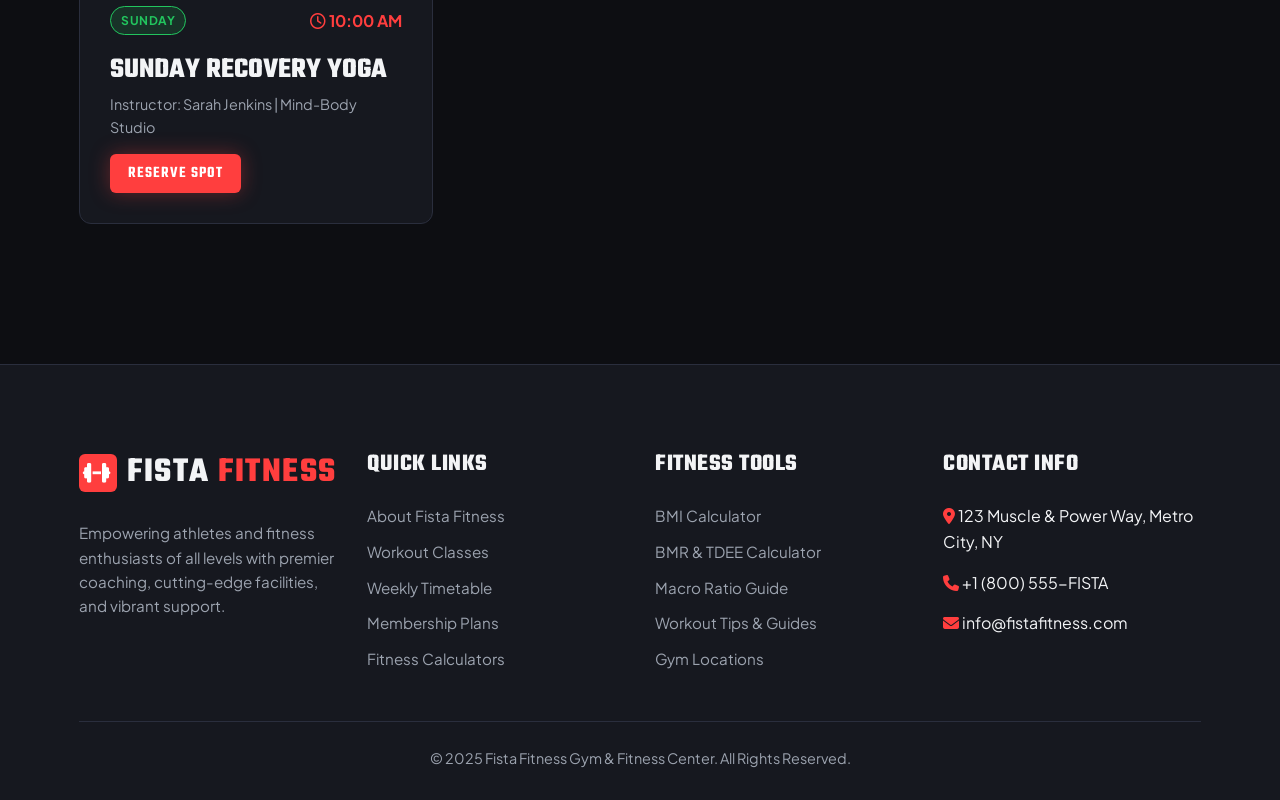
<file: schedule.html>
<!DOCTYPE html>
<html lang="en" data-theme="dark">
<head>
  <meta charset="UTF-8">
  <meta name="viewport" content="width=device-width, initial-scale=1.0">
  <title>Weekly Class Schedule & Timetable - Fista Fitness</title>
  <meta name="description" content="View the weekly workout timetable for Fista Fitness. Filter class schedules by day of week or workout type (HIIT, Strength, Yoga, Boxing, Crossfit). Reserve your spot now!">
  <meta name="keywords" content="gym schedule, fitness timetable, class times, workout schedule, HIIT class time, yoga timetable, Fista Fitness schedule">
  <link rel="canonical" href="https://fistafitness.com/schedule.html">

  <!-- Open Graph / Facebook -->
  <meta property="og:type" content="website">
  <meta property="og:url" content="https://fistafitness.com/schedule.html">
  <meta property="og:title" content="Interactive Class Schedule - Fista Fitness">
  <meta property="og:description" content="Explore our weekly class timetable. Filter sessions by day and category to reserve your spot.">
  <meta property="og:image" content="https://images.unsplash.com/photo-1517838277536-f5f99be501cd?auto=format&fit=crop&q=80&w=1200">

  <!-- Twitter -->
  <meta name="twitter:card" content="summary_large_image">
  <meta name="twitter:title" content="Fista Fitness Weekly Schedule">
  <meta name="twitter:description" content="Plan your fitness week with our full class timetable. HIIT, Powerlifting, Yoga & Boxing slots available.">
  <meta name="twitter:image" content="https://images.unsplash.com/photo-1517838277536-f5f99be501cd?auto=format&fit=crop&q=80&w=1200">

  <!-- Fonts & FontAwesome -->
  <link rel="preconnect" href="https://fonts.googleapis.com">
  <link rel="preconnect" href="https://fonts.gstatic.com" crossorigin>
  <link href="https://fonts.googleapis.com/css2?family=Plus+Jakarta+Sans:wght@400;500;600;700;800&family=Teko:wght@600;700;800&display=swap" rel="stylesheet">
  <link rel="stylesheet" href="https://cdnjs.cloudflare.com/ajax/libs/font-awesome/6.4.0/css/all.min.css">

  <link rel="stylesheet" href="css/style.css">

  <script type="application/ld+json">
  {
    "@context": "https://schema.org",
    "@type": "Schedule",
    "name": "Fista Fitness Weekly Class Schedule",
    "scheduleTimezone": "America/New_York"
  }
  </script>
</head>
<body>

  <!-- Navigation Header -->
  <header class="header">
    <div class="container navbar">
      <a href="index.html" class="brand-logo" aria-label="Fista Fitness Home">
        <span class="brand-icon"><i class="fa-solid fa-dumbbell"></i></span>
        <span>FISTA <span class="accent">FITNESS</span></span>
      </a>

      <nav aria-label="Main Navigation">
        <ul class="nav-links">
          <li><a href="index.html" class="nav-link">Home</a></li>
          <li><a href="about.html" class="nav-link">About Us</a></li>
          <li><a href="classes.html" class="nav-link">Classes</a></li>
          <li><a href="schedule.html" class="nav-link active">Schedule</a></li>
          <li><a href="pricing.html" class="nav-link">Membership</a></li>
          <li><a href="calculators.html" class="nav-link">Calculators</a></li>
          <li><a href="blog.html" class="nav-link">Blog</a></li>
          <li><a href="contact.html" class="nav-link">Contact</a></li>
        </ul>
      </nav>

      <div class="nav-actions">
        <button class="theme-toggle" id="themeToggleBtn" aria-label="Toggle dark/light mode">
          <i class="fa-solid fa-moon"></i>
        </button>
        <a href="pricing.html" class="btn btn-primary btn-sm">Join Now</a>
        <button class="mobile-menu-btn" id="mobileMenuOpen" aria-label="Open mobile menu">
          <i class="fa-solid fa-bars"></i>
        </button>
      </div>
    </div>
  </header>

  <!-- Mobile Drawer -->
  <div class="drawer-overlay" id="drawerOverlay"></div>
  <aside class="mobile-drawer" id="mobileDrawer" aria-label="Mobile Navigation">
    <div class="drawer-header">
      <a href="index.html" class="brand-logo">
        <span class="brand-icon"><i class="fa-solid fa-dumbbell"></i></span>
        <span>FISTA <span class="accent">FITNESS</span></span>
      </a>
      <button class="drawer-close" id="mobileMenuClose" aria-label="Close mobile menu">
        <i class="fa-solid fa-xmark"></i>
      </button>
    </div>
    <ul class="drawer-links">
      <li><a href="index.html" class="drawer-link">Home</a></li>
      <li><a href="about.html" class="drawer-link">About Us</a></li>
      <li><a href="classes.html" class="drawer-link">Classes</a></li>
      <li><a href="schedule.html" class="drawer-link active">Schedule</a></li>
      <li><a href="pricing.html" class="drawer-link">Membership</a></li>
      <li><a href="calculators.html" class="drawer-link">Calculators</a></li>
      <li><a href="blog.html" class="drawer-link">Blog</a></li>
      <li><a href="contact.html" class="drawer-link">Contact</a></li>
    </ul>
  </aside>

  <!-- Page Banner -->
  <section class="page-banner">
    <div class="container">
      <h1 class="page-title">WEEKLY CLASS TIMETABLE</h1>
      <div class="breadcrumb">
        <a href="index.html">Home</a> <i class="fa-solid fa-chevron-right" style="font-size: 0.7rem;"></i> <span>Schedule</span>
      </div>
    </div>
  </section>

  <!-- Schedule Filter & Grid -->
  <section class="section">
    <div class="container">
      <div class="section-title-wrap">
        <span class="section-subtitle">Plan Your Workouts</span>
        <h2 class="section-title">INTERACTIVE TIMETABLE</h2>
        <p class="section-desc">Select a day or workout category to filter upcoming class sessions and reserve your spot.</p>
      </div>

      <!-- Day Filters -->
      <div style="display: flex; gap: 10px; justify-content: center; flex-wrap: wrap; margin-bottom: 30px;">
        <button class="btn btn-outline btn-sm schedule-day-btn active" data-day="all">All Days</button>
        <button class="btn btn-outline btn-sm schedule-day-btn" data-day="monday">Monday</button>
        <button class="btn btn-outline btn-sm schedule-day-btn" data-day="tuesday">Tuesday</button>
        <button class="btn btn-outline btn-sm schedule-day-btn" data-day="wednesday">Wednesday</button>
        <button class="btn btn-outline btn-sm schedule-day-btn" data-day="thursday">Thursday</button>
        <button class="btn btn-outline btn-sm schedule-day-btn" data-day="friday">Friday</button>
        <button class="btn btn-outline btn-sm schedule-day-btn" data-day="saturday">Saturday</button>
        <button class="btn btn-outline btn-sm schedule-day-btn" data-day="sunday">Sunday</button>
      </div>

      <!-- Category Filter Dropdown -->
      <div style="max-width: 300px; margin: 0 auto 40px auto;">
        <select id="categoryFilterSelect" class="form-control">
          <option value="all">All Categories</option>
          <option value="hiit">HIIT & Cardio</option>
          <option value="strength">Strength & Power</option>
          <option value="yoga">Yoga & Mobility</option>
          <option value="boxing">Boxing & Crossfit</option>
        </select>
      </div>

      <!-- Timetable Cards Container -->
      <div class="grid grid-3" id="scheduleContainer">

        <!-- Monday Slots -->
        <div class="card schedule-card" data-day="monday" data-category="hiit">
          <div style="display: flex; justify-content: space-between; align-items: center; margin-bottom: 12px;">
            <span class="badge badge-primary">Monday</span>
            <span style="color: var(--primary); font-weight: 700;"><i class="fa-regular fa-clock"></i> 06:00 AM</span>
          </div>
          <h3 style="font-family: var(--font-heading); font-size: 1.8rem; text-transform: uppercase;">Hyper HIIT Burn</h3>
          <p style="font-size: 0.9rem; color: var(--text-muted); margin-bottom: 15px;">Instructor: Elena Rostova | Main Turf</p>
          <button class="btn btn-primary btn-sm reserve-btn" data-class="Hyper HIIT Burn (Mon 06:00 AM)">Reserve Spot</button>
        </div>

        <div class="card schedule-card" data-day="monday" data-category="strength">
          <div style="display: flex; justify-content: space-between; align-items: center; margin-bottom: 12px;">
            <span class="badge badge-secondary">Monday</span>
            <span style="color: var(--primary); font-weight: 700;"><i class="fa-regular fa-clock"></i> 05:00 PM</span>
          </div>
          <h3 style="font-family: var(--font-heading); font-size: 1.8rem; text-transform: uppercase;">Heavy Iron Power</h3>
          <p style="font-size: 0.9rem; color: var(--text-muted); margin-bottom: 15px;">Instructor: Marcus Vance | Power Racks</p>
          <button class="btn btn-primary btn-sm reserve-btn" data-class="Heavy Iron Power (Mon 05:00 PM)">Reserve Spot</button>
        </div>

        <!-- Tuesday Slots -->
        <div class="card schedule-card" data-day="tuesday" data-category="yoga">
          <div style="display: flex; justify-content: space-between; align-items: center; margin-bottom: 12px;">
            <span class="badge badge-primary">Tuesday</span>
            <span style="color: var(--primary); font-weight: 700;"><i class="fa-regular fa-clock"></i> 07:00 AM</span>
          </div>
          <h3 style="font-family: var(--font-heading); font-size: 1.8rem; text-transform: uppercase;">Zen Power Yoga</h3>
          <p style="font-size: 0.9rem; color: var(--text-muted); margin-bottom: 15px;">Instructor: Sarah Jenkins | Mind-Body Studio</p>
          <button class="btn btn-primary btn-sm reserve-btn" data-class="Zen Power Yoga (Tue 07:00 AM)">Reserve Spot</button>
        </div>

        <div class="card schedule-card" data-day="tuesday" data-category="boxing">
          <div style="display: flex; justify-content: space-between; align-items: center; margin-bottom: 12px;">
            <span class="badge badge-secondary">Tuesday</span>
            <span style="color: var(--primary); font-weight: 700;"><i class="fa-regular fa-clock"></i> 06:30 PM</span>
          </div>
          <h3 style="font-family: var(--font-heading); font-size: 1.8rem; text-transform: uppercase;">Knockout Boxing</h3>
          <p style="font-size: 0.9rem; color: var(--text-muted); margin-bottom: 15px;">Instructor: David Miller | Boxing Ring</p>
          <button class="btn btn-primary btn-sm reserve-btn" data-class="Knockout Boxing (Tue 06:30 PM)">Reserve Spot</button>
        </div>

        <!-- Wednesday Slots -->
        <div class="card schedule-card" data-day="wednesday" data-category="hiit">
          <div style="display: flex; justify-content: space-between; align-items: center; margin-bottom: 12px;">
            <span class="badge badge-primary">Wednesday</span>
            <span style="color: var(--primary); font-weight: 700;"><i class="fa-regular fa-clock"></i> 06:00 AM</span>
          </div>
          <h3 style="font-family: var(--font-heading); font-size: 1.8rem; text-transform: uppercase;">Hyper HIIT Burn</h3>
          <p style="font-size: 0.9rem; color: var(--text-muted); margin-bottom: 15px;">Instructor: Elena Rostova | Main Turf</p>
          <button class="btn btn-primary btn-sm reserve-btn" data-class="Hyper HIIT Burn (Wed 06:00 AM)">Reserve Spot</button>
        </div>

        <div class="card schedule-card" data-day="wednesday" data-category="boxing">
          <div style="display: flex; justify-content: space-between; align-items: center; margin-bottom: 12px;">
            <span class="badge badge-secondary">Wednesday</span>
            <span style="color: var(--primary); font-weight: 700;"><i class="fa-regular fa-clock"></i> 05:30 PM</span>
          </div>
          <h3 style="font-family: var(--font-heading); font-size: 1.8rem; text-transform: uppercase;">Crossfit WOD</h3>
          <p style="font-size: 0.9rem; color: var(--text-muted); margin-bottom: 15px;">Instructor: David Miller | Functional Rig</p>
          <button class="btn btn-primary btn-sm reserve-btn" data-class="Crossfit WOD (Wed 05:30 PM)">Reserve Spot</button>
        </div>

        <!-- Thursday Slots -->
        <div class="card schedule-card" data-day="thursday" data-category="strength">
          <div style="display: flex; justify-content: space-between; align-items: center; margin-bottom: 12px;">
            <span class="badge badge-primary">Thursday</span>
            <span style="color: var(--primary); font-weight: 700;"><i class="fa-regular fa-clock"></i> 05:00 PM</span>
          </div>
          <h3 style="font-family: var(--font-heading); font-size: 1.8rem; text-transform: uppercase;">Heavy Iron Power</h3>
          <p style="font-size: 0.9rem; color: var(--text-muted); margin-bottom: 15px;">Instructor: Marcus Vance | Power Racks</p>
          <button class="btn btn-primary btn-sm reserve-btn" data-class="Heavy Iron Power (Thu 05:00 PM)">Reserve Spot</button>
        </div>

        <!-- Friday Slots -->
        <div class="card schedule-card" data-day="friday" data-category="yoga">
          <div style="display: flex; justify-content: space-between; align-items: center; margin-bottom: 12px;">
            <span class="badge badge-secondary">Friday</span>
            <span style="color: var(--primary); font-weight: 700;"><i class="fa-regular fa-clock"></i> 06:00 PM</span>
          </div>
          <h3 style="font-family: var(--font-heading); font-size: 1.8rem; text-transform: uppercase;">Core Reformer Pilates</h3>
          <p style="font-size: 0.9rem; color: var(--text-muted); margin-bottom: 15px;">Instructor: Sarah Jenkins | Pilates Studio</p>
          <button class="btn btn-primary btn-sm reserve-btn" data-class="Core Reformer Pilates (Fri 06:00 PM)">Reserve Spot</button>
        </div>

        <!-- Saturday Slots -->
        <div class="card schedule-card" data-day="saturday" data-category="hiit">
          <div style="display: flex; justify-content: space-between; align-items: center; margin-bottom: 12px;">
            <span class="badge badge-primary">Saturday</span>
            <span style="color: var(--primary); font-weight: 700;"><i class="fa-regular fa-clock"></i> 09:00 AM</span>
          </div>
          <h3 style="font-family: var(--font-heading); font-size: 1.8rem; text-transform: uppercase;">Weekend Warrior HIIT</h3>
          <p style="font-size: 0.9rem; color: var(--text-muted); margin-bottom: 15px;">Instructor: Elena Rostova | Main Turf</p>
          <button class="btn btn-primary btn-sm reserve-btn" data-class="Weekend Warrior HIIT (Sat 09:00 AM)">Reserve Spot</button>
        </div>

        <!-- Sunday Slots -->
        <div class="card schedule-card" data-day="sunday" data-category="yoga">
          <div style="display: flex; justify-content: space-between; align-items: center; margin-bottom: 12px;">
            <span class="badge badge-secondary">Sunday</span>
            <span style="color: var(--primary); font-weight: 700;"><i class="fa-regular fa-clock"></i> 10:00 AM</span>
          </div>
          <h3 style="font-family: var(--font-heading); font-size: 1.8rem; text-transform: uppercase;">Sunday Recovery Yoga</h3>
          <p style="font-size: 0.9rem; color: var(--text-muted); margin-bottom: 15px;">Instructor: Sarah Jenkins | Mind-Body Studio</p>
          <button class="btn btn-primary btn-sm reserve-btn" data-class="Sunday Recovery Yoga (Sun 10:00 AM)">Reserve Spot</button>
        </div>

      </div>
    </div>
  </section>

  <!-- Reservation Modal -->
  <div class="modal" id="reserveModal" aria-hidden="true">
    <div class="modal-content">
      <button class="modal-close" id="modalCloseBtn" aria-label="Close modal"><i class="fa-solid fa-xmark"></i></button>
      <h3 style="font-family: var(--font-heading); font-size: 2.2rem; text-transform: uppercase; margin-bottom: 10px;">RESERVE CLASS SLOT</h3>
      <p style="color: var(--text-muted); font-size: 0.95rem; margin-bottom: 20px;" id="selectedSlotText">Selected: General Slot</p>

      <form id="reserveForm">
        <div class="form-group">
          <label for="resName" class="form-label">Full Name</label>
          <input type="text" id="resName" class="form-control" placeholder="Jane Doe" required>
        </div>
        <div class="form-group">
          <label for="resEmail" class="form-label">Email Address</label>
          <input type="email" id="resEmail" class="form-control" placeholder="jane@example.com" required>
        </div>
        <div class="form-group">
          <label for="resPhone" class="form-label">Phone Number</label>
          <input type="tel" id="resPhone" class="form-control" placeholder="+1 (555) 000-0000" required>
        </div>
        <button type="submit" class="btn btn-primary" style="width: 100%;">Confirm Spot</button>
      </form>
    </div>
  </div>

  <!-- Footer -->
  <footer class="footer">
    <div class="container">
      <div class="grid grid-4">
        <div>
          <a href="index.html" class="brand-logo footer-brand">
            <span class="brand-icon"><i class="fa-solid fa-dumbbell"></i></span>
            <span>FISTA <span class="accent">FITNESS</span></span>
          </a>
          <p class="footer-text">Empowering athletes and fitness enthusiasts of all levels with premier coaching, cutting-edge facilities, and vibrant support.</p>
        </div>

        <div>
          <h4 class="footer-title">Quick Links</h4>
          <ul class="footer-links">
            <li><a href="about.html">About Fista Fitness</a></li>
            <li><a href="classes.html">Workout Classes</a></li>
            <li><a href="schedule.html">Weekly Timetable</a></li>
            <li><a href="pricing.html">Membership Plans</a></li>
            <li><a href="calculators.html">Fitness Calculators</a></li>
          </ul>
        </div>

        <div>
          <h4 class="footer-title">Fitness Tools</h4>
          <ul class="footer-links">
            <li><a href="calculators.html">BMI Calculator</a></li>
            <li><a href="calculators.html">BMR & TDEE Calculator</a></li>
            <li><a href="calculators.html">Macro Ratio Guide</a></li>
            <li><a href="blog.html">Workout Tips & Guides</a></li>
            <li><a href="contact.html">Gym Locations</a></li>
          </ul>
        </div>

        <div>
          <h4 class="footer-title">Contact Info</h4>
          <ul class="footer-links" style="gap: 15px;">
            <li><i class="fa-solid fa-location-dot" style="color: var(--primary);"></i> 123 Muscle & Power Way, Metro City, NY</li>
            <li><i class="fa-solid fa-phone" style="color: var(--primary);"></i> +1 (800) 555-FISTA</li>
            <li><i class="fa-solid fa-envelope" style="color: var(--primary);"></i> info@fistafitness.com</li>
          </ul>
        </div>
      </div>

      <div class="footer-bottom">
        <p>&copy; 2025 Fista Fitness Gym & Fitness Center. All Rights Reserved.</p>
      </div>
    </div>
  </footer>

  <div class="toast-container" id="toastContainer"></div>

  <script src="js/main.js"></script>
  <script src="js/schedule.js"></script>
</body>
</html>
</file>
<file: css/style.css>
/* ==========================================================================
   FISTA FITNESS - MAIN STYLESHEET
   Modern, Responsive, SEO & Accessibility Optimized
   ========================================================================== */

/* --------------------------------------------------------------------------
   1. CSS Custom Properties / Design Tokens
   -------------------------------------------------------------------------- */
:root {
  /* Brand Colors */
  --primary: #ff3e3e;
  --primary-hover: #e03232;
  --primary-glow: rgba(255, 62, 62, 0.25);
  --secondary: #22c55e;
  --accent: #ff9f1c;

  /* Theme Colors - Dark Mode Default */
  --bg-main: #0d0e12;
  --bg-card: #16181f;
  --bg-card-hover: #1e212b;
  --bg-header: rgba(13, 14, 18, 0.85);
  --bg-input: #1f222e;

  --text-main: #f3f4f6;
  --text-muted: #9ca3af;
  --text-inverse: #111827;

  --border-color: #2a2e3d;
  --border-hover: #3f455a;

  /* Typography */
  --font-heading: 'Teko', 'Oswald', sans-serif;
  --font-body: 'Plus Jakarta Sans', system-ui, -apple-system, BlinkMacSystemFont, "Segoe UI", Roboto, sans-serif;

  /* Transitions & Shadows */
  --transition-fast: 0.2s ease;
  --transition-normal: 0.3s ease;
  --shadow-sm: 0 2px 4px rgba(0, 0, 0, 0.2);
  --shadow-md: 0 10px 25px -5px rgba(0, 0, 0, 0.4);
  --shadow-glow: 0 0 20px rgba(255, 62, 62, 0.35);

  /* Layout */
  --container-max: 1240px;
  --radius-sm: 6px;
  --radius-md: 12px;
  --radius-lg: 20px;
}

/* Light Theme Overrides */
[data-theme="light"] {
  --bg-main: #f8fafc;
  --bg-card: #ffffff;
  --bg-card-hover: #f1f5f9;
  --bg-header: rgba(248, 250, 252, 0.88);
  --bg-input: #e2e8f0;

  --text-main: #0f172a;
  --text-muted: #64748b;
  --text-inverse: #ffffff;

  --border-color: #e2e8f0;
  --border-hover: #cbd5e1;

  --shadow-sm: 0 2px 4px rgba(0, 0, 0, 0.05);
  --shadow-md: 0 10px 25px -5px rgba(0, 0, 0, 0.08);
}

/* --------------------------------------------------------------------------
   2. CSS Reset & Core Styling
   -------------------------------------------------------------------------- */
*, *::before, *::after {
  box-sizing: border-box;
  margin: 0;
  padding: 0;
}

html {
  scroll-behavior: smooth;
  font-size: 16px;
}

body {
  font-family: var(--font-body);
  background-color: var(--bg-main);
  color: var(--text-main);
  line-height: 1.6;
  overflow-x: hidden;
  transition: background-color var(--transition-normal), color var(--transition-normal);
}

a {
  color: inherit;
  text-decoration: none;
  transition: color var(--transition-fast);
}

ul, ol {
  list-style: none;
}

img, video {
  max-width: 100%;
  height: auto;
  display: block;
}

button, input, select, textarea {
  font-family: inherit;
  font-size: inherit;
  color: inherit;
  background: none;
  border: none;
  outline: none;
}

button {
  cursor: pointer;
}

/* --------------------------------------------------------------------------
   3. Container & Layout Utilities
   -------------------------------------------------------------------------- */
.container {
  width: 90%;
  max-width: var(--container-max);
  margin: 0 auto;
  padding: 0 15px;
}

.section {
  padding: 80px 0;
}

.section-title-wrap {
  text-align: center;
  max-width: 700px;
  margin: 0 auto 50px auto;
}

.section-subtitle {
  color: var(--primary);
  font-size: 0.95rem;
  font-weight: 700;
  text-transform: uppercase;
  letter-spacing: 2px;
  display: inline-block;
  margin-bottom: 8px;
}

.section-title {
  font-family: var(--font-heading);
  font-size: 3rem;
  font-weight: 700;
  text-transform: uppercase;
  line-height: 1.1;
  letter-spacing: 1px;
}

.section-desc {
  color: var(--text-muted);
  font-size: 1.05rem;
  margin-top: 12px;
}

/* Grid & Flex Helpers */
.grid {
  display: grid;
  gap: 30px;
}

.grid-2 { grid-template-columns: repeat(2, 1fr); }
.grid-3 { grid-template-columns: repeat(3, 1fr); }
.grid-4 { grid-template-columns: repeat(4, 1fr); }

.flex { display: flex; }
.flex-center { display: flex; align-items: center; justify-content: center; }
.flex-between { display: flex; align-items: center; justify-content: space-between; }

/* --------------------------------------------------------------------------
   4. Buttons & Badges
   -------------------------------------------------------------------------- */
.btn {
  display: inline-flex;
  align-items: center;
  justify-content: center;
  gap: 10px;
  padding: 14px 32px;
  font-family: var(--font-heading);
  font-size: 1.25rem;
  font-weight: 600;
  letter-spacing: 1px;
  text-transform: uppercase;
  border-radius: var(--radius-sm);
  transition: all var(--transition-fast);
  text-align: center;
  white-space: nowrap;
}

.btn-primary {
  background: var(--primary);
  color: #ffffff;
  box-shadow: var(--shadow-glow);
}

.btn-primary:hover {
  background: var(--primary-hover);
  transform: translateY(-2px);
  box-shadow: 0 0 25px rgba(255, 62, 62, 0.5);
}

.btn-outline {
  border: 2px solid var(--primary);
  color: var(--text-main);
}

.btn-outline:hover {
  background: var(--primary);
  color: #ffffff;
}

.btn-sm {
  padding: 8px 18px;
  font-size: 1rem;
}

.badge {
  display: inline-block;
  padding: 4px 10px;
  border-radius: 20px;
  font-size: 0.75rem;
  font-weight: 700;
  text-transform: uppercase;
  letter-spacing: 0.5px;
}

.badge-primary { background: rgba(255,62,62,0.15); color: var(--primary); border: 1px solid var(--primary); }
.badge-secondary { background: rgba(34,197,94,0.15); color: var(--secondary); border: 1px solid var(--secondary); }

/* --------------------------------------------------------------------------
   5. Header & Navigation
   -------------------------------------------------------------------------- */
.header {
  position: fixed;
  top: 0;
  left: 0;
  width: 100%;
  z-index: 1000;
  background: var(--bg-header);
  backdrop-filter: blur(12px);
  -webkit-backdrop-filter: blur(12px);
  border-bottom: 1px solid var(--border-color);
  transition: all var(--transition-normal);
}

.navbar {
  height: 80px;
  display: flex;
  align-items: center;
  justify-content: space-between;
}

.brand-logo {
  display: flex;
  align-items: center;
  gap: 10px;
  font-family: var(--font-heading);
  font-size: 2.2rem;
  font-weight: 800;
  text-transform: uppercase;
  letter-spacing: 1.5px;
  color: var(--text-main);
}

.brand-logo .accent {
  color: var(--primary);
}

.brand-icon {
  width: 38px;
  height: 38px;
  background: var(--primary);
  color: white;
  border-radius: var(--radius-sm);
  display: flex;
  align-items: center;
  justify-content: center;
  font-size: 1.4rem;
}

.nav-links {
  display: flex;
  align-items: center;
  gap: 28px;
}

.nav-link {
  font-size: 1.05rem;
  font-weight: 600;
  text-transform: uppercase;
  color: var(--text-muted);
  position: relative;
  padding: 5px 0;
}

.nav-link:hover, .nav-link.active {
  color: var(--text-main);
}

.nav-link.active::after {
  content: '';
  position: absolute;
  bottom: -2px;
  left: 0;
  width: 100%;
  height: 2px;
  background: var(--primary);
  border-radius: 2px;
}

.nav-actions {
  display: flex;
  align-items: center;
  gap: 15px;
}

.theme-toggle {
  width: 40px;
  height: 40px;
  border-radius: 50%;
  background: var(--bg-card);
  border: 1px solid var(--border-color);
  display: flex;
  align-items: center;
  justify-content: center;
  font-size: 1.2rem;
  transition: transform var(--transition-fast);
}

.theme-toggle:hover {
  transform: rotate(20deg);
  border-color: var(--primary);
}

.mobile-menu-btn {
  display: none;
  font-size: 1.8rem;
  color: var(--text-main);
}

/* Mobile Drawer Navigation */
.mobile-drawer {
  position: fixed;
  top: 0;
  right: -100%;
  width: 300px;
  height: 100vh;
  background: var(--bg-card);
  border-left: 1px solid var(--border-color);
  z-index: 1001;
  padding: 30px;
  display: flex;
  flex-direction: column;
  justify-content: space-between;
  transition: right var(--transition-normal);
  box-shadow: var(--shadow-md);
}

.mobile-drawer.open {
  right: 0;
}

.drawer-overlay {
  position: fixed;
  inset: 0;
  background: rgba(0, 0, 0, 0.7);
  backdrop-filter: blur(4px);
  z-index: 1000;
  opacity: 0;
  visibility: hidden;
  transition: all var(--transition-normal);
}

.drawer-overlay.open {
  opacity: 1;
  visibility: visible;
}

.drawer-header {
  display: flex;
  align-items: center;
  justify-content: space-between;
  margin-bottom: 30px;
}

.drawer-close {
  font-size: 1.8rem;
  color: var(--text-muted);
}

.drawer-links {
  display: flex;
  flex-direction: column;
  gap: 18px;
}

.drawer-link {
  font-size: 1.3rem;
  font-weight: 700;
  text-transform: uppercase;
  color: var(--text-muted);
}

.drawer-link.active, .drawer-link:hover {
  color: var(--primary);
}

/* --------------------------------------------------------------------------
   6. Hero & Subpage Banners
   -------------------------------------------------------------------------- */
.hero {
  position: relative;
  min-height: 100vh;
  padding-top: 130px;
  padding-bottom: 80px;
  display: flex;
  align-items: center;
  background: linear-gradient(135deg, rgba(13, 14, 18, 0.92) 0%, rgba(13, 14, 18, 0.7) 100%),
              url('https://images.unsplash.com/photo-1534438327276-14e5300c3a48?auto=format&fit=crop&q=80&w=1920') center/cover no-repeat;
}

.hero-content {
  max-width: 750px;
}

.hero-tag {
  display: inline-flex;
  align-items: center;
  gap: 8px;
  background: rgba(255, 62, 62, 0.12);
  border: 1px solid var(--primary);
  padding: 6px 16px;
  border-radius: 30px;
  color: var(--primary);
  font-weight: 700;
  font-size: 0.9rem;
  text-transform: uppercase;
  letter-spacing: 1px;
  margin-bottom: 20px;
}

.hero-title {
  font-family: var(--font-heading);
  font-size: 4.8rem;
  font-weight: 800;
  line-height: 1.02;
  text-transform: uppercase;
  letter-spacing: 1px;
  margin-bottom: 20px;
}

.hero-title .accent {
  color: var(--primary);
}

.hero-desc {
  font-size: 1.2rem;
  color: var(--text-muted);
  margin-bottom: 35px;
  max-width: 600px;
}

.hero-btns {
  display: flex;
  gap: 20px;
  flex-wrap: wrap;
}

/* Subpage Banner Header */
.page-banner {
  padding: 150px 0 60px 0;
  background: linear-gradient(to bottom, rgba(13, 14, 18, 0.85), var(--bg-main)),
              url('https://images.unsplash.com/photo-1517838277536-f5f99be501cd?auto=format&fit=crop&q=80&w=1920') center/cover no-repeat;
  text-align: center;
  border-bottom: 1px solid var(--border-color);
}

.page-title {
  font-family: var(--font-heading);
  font-size: 3.5rem;
  font-weight: 800;
  text-transform: uppercase;
  letter-spacing: 1px;
}

.breadcrumb {
  display: flex;
  align-items: center;
  justify-content: center;
  gap: 10px;
  font-size: 0.95rem;
  color: var(--text-muted);
  margin-top: 10px;
}

.breadcrumb a:hover {
  color: var(--primary);
}

/* --------------------------------------------------------------------------
   7. Cards, Components & Interactive Widgets
   -------------------------------------------------------------------------- */
.card {
  background: var(--bg-card);
  border: 1px solid var(--border-color);
  border-radius: var(--radius-md);
  padding: 30px;
  transition: all var(--transition-normal);
}

.card:hover {
  background: var(--bg-card-hover);
  border-color: var(--border-hover);
  transform: translateY(-5px);
  box-shadow: var(--shadow-md);
}

.stat-card {
  text-align: center;
  padding: 25px;
}

.stat-number {
  font-family: var(--font-heading);
  font-size: 3.8rem;
  font-weight: 800;
  color: var(--primary);
  line-height: 1;
}

.stat-label {
  font-size: 1rem;
  color: var(--text-muted);
  text-transform: uppercase;
  font-weight: 600;
  margin-top: 5px;
}

/* Feature/Class Card */
.program-card {
  overflow: hidden;
  border-radius: var(--radius-md);
  background: var(--bg-card);
  border: 1px solid var(--border-color);
  transition: all var(--transition-normal);
  display: flex;
  flex-direction: column;
}

.program-card:hover {
  transform: translateY(-6px);
  border-color: var(--primary);
  box-shadow: var(--shadow-glow);
}

.program-img {
  width: 100%;
  height: 220px;
  object-fit: cover;
}

.program-content {
  padding: 25px;
  display: flex;
  flex-direction: column;
  flex-grow: 1;
}

.program-meta {
  display: flex;
  justify-content: space-between;
  margin-bottom: 12px;
  font-size: 0.85rem;
  color: var(--text-muted);
}

.program-title {
  font-family: var(--font-heading);
  font-size: 1.8rem;
  margin-bottom: 10px;
  text-transform: uppercase;
}

/* Trainer Card */
.trainer-card {
  position: relative;
  border-radius: var(--radius-md);
  overflow: hidden;
  background: var(--bg-card);
  border: 1px solid var(--border-color);
}

.trainer-img {
  width: 100%;
  height: 350px;
  object-fit: cover;
  transition: transform var(--transition-normal);
}

.trainer-card:hover .trainer-img {
  transform: scale(1.05);
}

.trainer-info {
  padding: 20px;
  text-align: center;
}

.trainer-name {
  font-family: var(--font-heading);
  font-size: 1.8rem;
  font-weight: 700;
  text-transform: uppercase;
}

.trainer-role {
  color: var(--primary);
  font-size: 0.9rem;
  font-weight: 600;
  text-transform: uppercase;
  margin-bottom: 10px;
}

.trainer-socials {
  display: flex;
  justify-content: center;
  gap: 12px;
  margin-top: 10px;
}

.social-icon {
  width: 34px;
  height: 34px;
  border-radius: 50%;
  background: var(--bg-input);
  display: flex;
  align-items: center;
  justify-content: center;
  color: var(--text-main);
  transition: all var(--transition-fast);
}

.social-icon:hover {
  background: var(--primary);
  color: #ffffff;
}

/* Pricing Cards */
.pricing-card {
  background: var(--bg-card);
  border: 1px solid var(--border-color);
  border-radius: var(--radius-lg);
  padding: 40px 30px;
  text-align: center;
  position: relative;
  transition: all var(--transition-normal);
}

.pricing-card.featured {
  border-color: var(--primary);
  background: linear-gradient(180deg, rgba(255, 62, 62, 0.08) 0%, var(--bg-card) 100%);
  transform: scale(1.05);
  box-shadow: var(--shadow-glow);
}

.popular-tag {
  position: absolute;
  top: -15px;
  left: 50%;
  transform: translateX(-50%);
  background: var(--primary);
  color: white;
  padding: 4px 16px;
  border-radius: 20px;
  font-size: 0.8rem;
  font-weight: 800;
  text-transform: uppercase;
}

.price-amount {
  font-family: var(--font-heading);
  font-size: 4rem;
  font-weight: 800;
  color: var(--text-main);
  line-height: 1;
  margin: 20px 0 10px 0;
}

.price-period {
  font-size: 1rem;
  color: var(--text-muted);
}

.pricing-features {
  margin: 30px 0;
  text-align: left;
  display: flex;
  flex-direction: column;
  gap: 12px;
}

.pricing-features li {
  display: flex;
  align-items: center;
  gap: 10px;
  font-size: 0.95rem;
}

.pricing-features li.disabled {
  color: var(--text-muted);
  text-decoration: line-through;
  opacity: 0.6;
}

/* --------------------------------------------------------------------------
   8. Form Controls, Modals & Toast
   -------------------------------------------------------------------------- */
.form-group {
  margin-bottom: 20px;
}

.form-label {
  display: block;
  font-size: 0.9rem;
  font-weight: 600;
  margin-bottom: 8px;
  text-transform: uppercase;
  color: var(--text-main);
}

.form-control {
  width: 100%;
  padding: 14px 18px;
  background: var(--bg-input);
  border: 1px solid var(--border-color);
  border-radius: var(--radius-sm);
  color: var(--text-main);
  transition: border-color var(--transition-fast);
}

.form-control:focus {
  border-color: var(--primary);
}

/* Accordion FAQ */
.accordion {
  display: flex;
  flex-direction: column;
  gap: 15px;
}

.accordion-item {
  background: var(--bg-card);
  border: 1px solid var(--border-color);
  border-radius: var(--radius-sm);
  overflow: hidden;
}

.accordion-header {
  width: 100%;
  padding: 20px 25px;
  display: flex;
  align-items: center;
  justify-content: space-between;
  font-size: 1.15rem;
  font-weight: 700;
  text-align: left;
}

.accordion-body {
  padding: 0 25px 20px 25px;
  color: var(--text-muted);
  display: none;
}

.accordion-item.active .accordion-body {
  display: block;
}

.accordion-item.active .accordion-icon {
  transform: rotate(180deg);
}

/* Modals */
.modal {
  position: fixed;
  inset: 0;
  z-index: 2000;
  display: flex;
  align-items: center;
  justify-content: center;
  background: rgba(0, 0, 0, 0.8);
  backdrop-filter: blur(5px);
  opacity: 0;
  visibility: hidden;
  transition: all var(--transition-normal);
  padding: 20px;
}

.modal.open {
  opacity: 1;
  visibility: visible;
}

.modal-content {
  background: var(--bg-card);
  border: 1px solid var(--border-color);
  border-radius: var(--radius-md);
  max-width: 550px;
  width: 100%;
  padding: 35px;
  position: relative;
  box-shadow: var(--shadow-md);
}

.modal-close {
  position: absolute;
  top: 20px;
  right: 20px;
  font-size: 1.5rem;
  color: var(--text-muted);
}

/* Toast Notification */
.toast-container {
  position: fixed;
  bottom: 30px;
  right: 30px;
  z-index: 3000;
  display: flex;
  flex-direction: column;
  gap: 10px;
}

.toast {
  background: var(--bg-card);
  border-left: 4px solid var(--primary);
  border-top: 1px solid var(--border-color);
  border-right: 1px solid var(--border-color);
  border-bottom: 1px solid var(--border-color);
  padding: 16px 24px;
  border-radius: var(--radius-sm);
  box-shadow: var(--shadow-md);
  display: flex;
  align-items: center;
  gap: 12px;
  animation: slideIn 0.3s ease forwards;
}

@keyframes slideIn {
  from { transform: translateX(100%); opacity: 0; }
  to { transform: translateX(0); opacity: 1; }
}

/* --------------------------------------------------------------------------
   9. Footer
   -------------------------------------------------------------------------- */
.footer {
  background: var(--bg-card);
  border-top: 1px solid var(--border-color);
  padding: 80px 0 30px 0;
  margin-top: 60px;
}

.footer-brand {
  margin-bottom: 20px;
}

.footer-text {
  color: var(--text-muted);
  font-size: 0.95rem;
  margin-top: 15px;
  max-width: 320px;
}

.footer-title {
  font-family: var(--font-heading);
  font-size: 1.5rem;
  text-transform: uppercase;
  margin-bottom: 20px;
  letter-spacing: 0.5px;
}

.footer-links {
  display: flex;
  flex-direction: column;
  gap: 10px;
}

.footer-links a {
  color: var(--text-muted);
  font-size: 0.95rem;
}

.footer-links a:hover {
  color: var(--primary);
  padding-left: 5px;
}

.footer-bottom {
  border-top: 1px solid var(--border-color);
  padding-top: 25px;
  margin-top: 50px;
  text-align: center;
  color: var(--text-muted);
  font-size: 0.9rem;
}

/* --------------------------------------------------------------------------
   10. Media Queries / Responsiveness
   -------------------------------------------------------------------------- */
@media (max-width: 1024px) {
  .grid-4 { grid-template-columns: repeat(2, 1fr); }
  .grid-3 { grid-template-columns: repeat(2, 1fr); }
  .hero-title { font-size: 3.8rem; }
}

@media (max-width: 768px) {
  .nav-links, .nav-actions .btn { display: none; }
  .mobile-menu-btn { display: block; }
  .grid-2, .grid-3, .grid-4 { grid-template-columns: 1fr; }
  .hero-title { font-size: 3rem; }
  .section { padding: 60px 0; }
  .pricing-card.featured { transform: none; }
}
</file>
